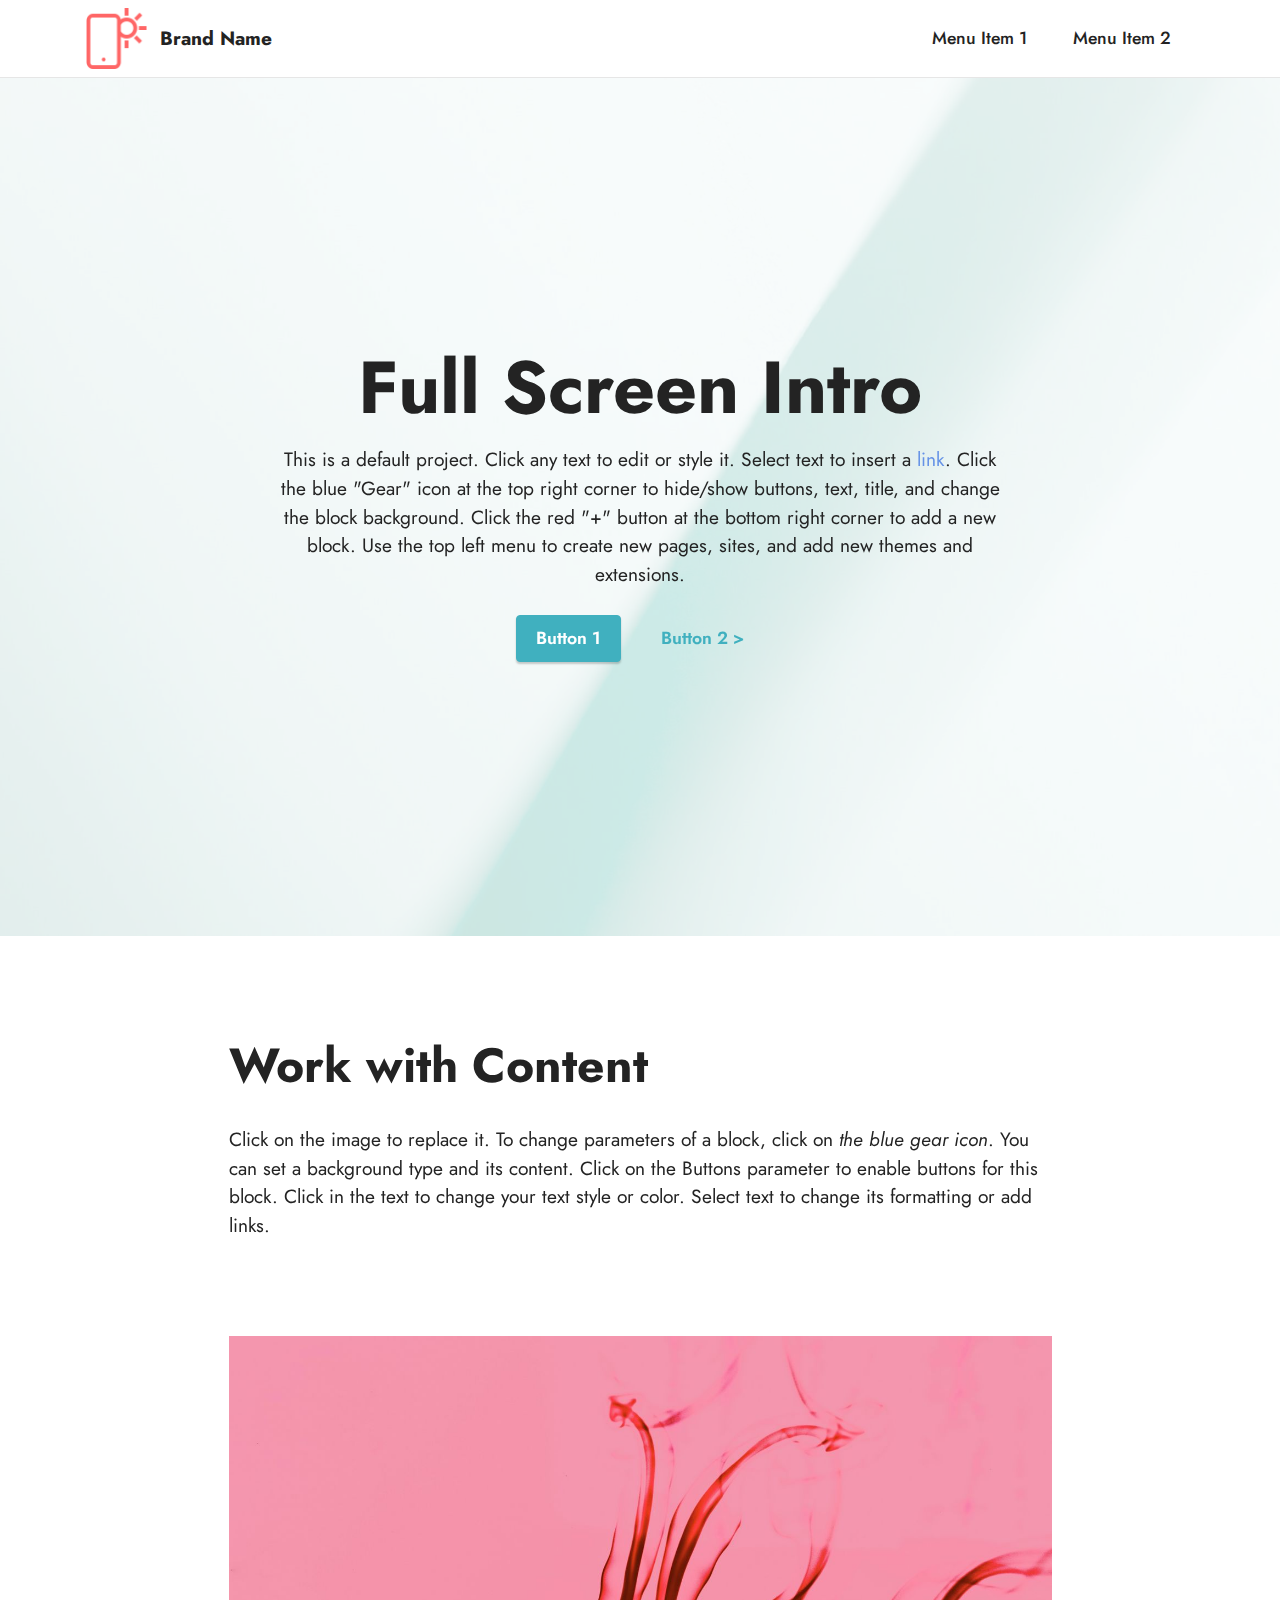
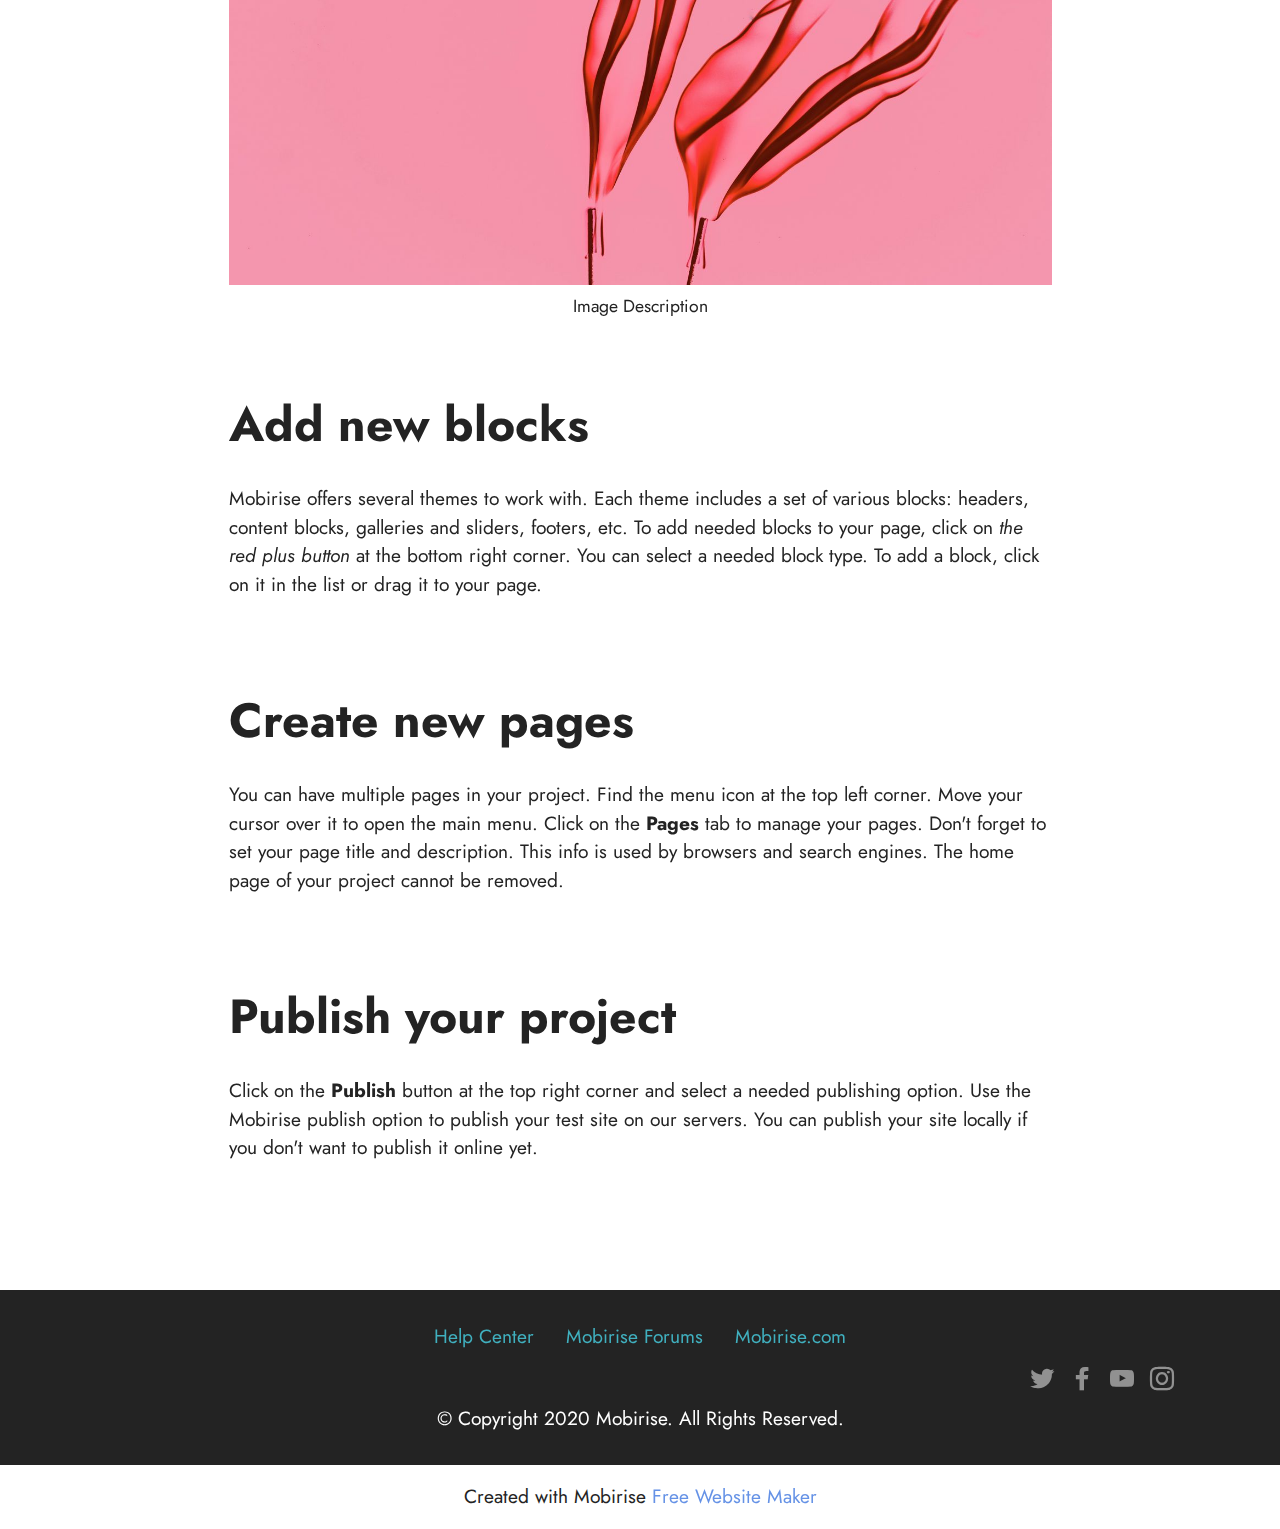
<file: index.html>
<!DOCTYPE html>
<html  >
<head>
  <!-- Site made with Mobirise Website Builder v5.6.11, https://mobirise.com -->
  <meta charset="UTF-8">
  <meta http-equiv="X-UA-Compatible" content="IE=edge">
  <meta name="generator" content="Mobirise v5.6.11, mobirise.com">
  <meta name="twitter:card" content="summary_large_image"/>
  <meta name="twitter:image:src" content="">
  <meta property="og:image" content="">
  <meta name="twitter:title" content="Home">
  <meta name="viewport" content="width=device-width, initial-scale=1, minimum-scale=1">
  <link rel="shortcut icon" href="assets/images/logo.png" type="image/x-icon">
  <meta name="description" content="">
  
  
  <title>Home</title>
  <link rel="stylesheet" href="assets/bootstrap/css/bootstrap.min.css">
  <link rel="stylesheet" href="assets/bootstrap/css/bootstrap-grid.min.css">
  <link rel="stylesheet" href="assets/bootstrap/css/bootstrap-reboot.min.css">
  <link rel="stylesheet" href="assets/parallax/jarallax.css">
  <link rel="stylesheet" href="assets/dropdown/css/style.css">
  <link rel="stylesheet" href="assets/socicon/css/styles.css">
  <link rel="stylesheet" href="assets/theme/css/style.css">
  <link rel="preload" href="https://fonts.googleapis.com/css?family=Jost:100,200,300,400,500,600,700,800,900,100i,200i,300i,400i,500i,600i,700i,800i,900i&display=swap" as="style" onload="this.onload=null;this.rel='stylesheet'">
  <noscript><link rel="stylesheet" href="https://fonts.googleapis.com/css?family=Jost:100,200,300,400,500,600,700,800,900,100i,200i,300i,400i,500i,600i,700i,800i,900i&display=swap"></noscript>
  <link rel="preload" as="style" href="assets/mobirise/css/mbr-additional.css"><link rel="stylesheet" href="assets/mobirise/css/mbr-additional.css" type="text/css">
  
  
  
  
</head>
<body>
  
  <section data-bs-version="5.1" class="menu cid-s48OLK6784" once="menu" id="menu1-h">
    
    <nav class="navbar navbar-dropdown navbar-fixed-top navbar-expand-lg">
        <div class="container">
            <div class="navbar-brand">
                <span class="navbar-logo">
                    <a href="https://mobiri.se">
                        <img src="assets/images/logo.png" alt="Mobirise Website Builder" style="height: 3.8rem;">
                    </a>
                </span>
                <span class="navbar-caption-wrap"><a class="navbar-caption text-black display-7" href="https://mobiri.se">Brand Name</a></span>
            </div>
            <button class="navbar-toggler" type="button" data-toggle="collapse" data-bs-toggle="collapse" data-target="#navbarSupportedContent" data-bs-target="#navbarSupportedContent" aria-controls="navbarNavAltMarkup" aria-expanded="false" aria-label="Toggle navigation">
                <div class="hamburger">
                    <span></span>
                    <span></span>
                    <span></span>
                    <span></span>
                </div>
            </button>
            <div class="collapse navbar-collapse" id="navbarSupportedContent">
                <ul class="navbar-nav nav-dropdown nav-right" data-app-modern-menu="true"><li class="nav-item"><a class="nav-link link text-black display-4" href="https://mobirise.com">Menu Item 1</a></li>
                    <li class="nav-item"><a class="nav-link link text-black display-4" href="https://mobirise.com">
                            Menu Item 2</a></li></ul>
                
                
            </div>
        </div>
    </nav>

</section>

<section data-bs-version="5.1" class="header1 cid-s48MCQYojq mbr-fullscreen mbr-parallax-background" id="header1-f">

    

    <div class="mbr-overlay" style="opacity: 0.8; background-color: rgb(255, 255, 255);"></div>

    <div class="align-center container">
        <div class="row justify-content-center">
            <div class="col-12 col-lg-8">
                <h1 class="mbr-section-title mbr-fonts-style mb-3 display-1"><strong>Full Screen Intro</strong></h1>
                
                <p class="mbr-text mbr-fonts-style display-7">This is a default project. Click any text to edit or style it. Select text to insert a <a href="http://mobirise.com">link</a>. Click the blue "Gear" icon at the top right corner to hide/show buttons, text, title, and change the block background. Click the red "+" button at the bottom right corner to add a new block. Use the top left menu to create new pages, sites, and add new themes and extensions.</p>
                <div class="mbr-section-btn mt-3"><a class="btn btn-success display-4" href="https://mobirise.com">Button 1</a> <a class="btn btn-success-outline display-4" href="https://mobirise.com">Button 2 &gt;</a></div>
            </div>
        </div>
    </div>
</section>

<section data-bs-version="5.1" class="content1 cid-s48udlf8KU" id="content1-8">
    
    <div class="container">
        <div class="row justify-content-center">
            <div class="title col-12 col-md-9">
                <h3 class="mbr-section-title mbr-fonts-style align-center mb-4 display-2"><strong>Work with Content</strong></h3>
                <h4 class="mbr-section-subtitle align-center mbr-fonts-style mb-4 display-7">Click on the image to replace it. To change parameters of a block, click on <em>the blue gear icon</em>. You can set a background type and its content. Click on the Buttons parameter to enable buttons for this block. Click in the text to change your text style or color. Select text to change its formatting or add links.</h4>
                
            </div>
        </div>
    </div>
</section>

<section data-bs-version="5.1" class="image3 cid-s48upRUlSD" id="image3-9">
    

    

    <div class="container">
        <div class="row justify-content-center">
            <div class="col-12 col-lg-9">
                <div class="image-wrapper">
                    <img src="assets/images/6.jpg" alt="Mobirise Website Builder">
                    <p class="mbr-description mbr-fonts-style mt-2 align-center display-4">
                        Image Description</p>
                </div>
            </div>
        </div>
    </div>
</section>

<section data-bs-version="5.1" class="content1 cid-s48vaXqeL6" id="content1-b">
    
    <div class="container">
        <div class="row justify-content-center">
            <div class="title col-12 col-md-9">
                <h3 class="mbr-section-title mbr-fonts-style align-center mb-4 display-2"><strong>Add new blocks</strong></h3>
                <h4 class="mbr-section-subtitle align-center mbr-fonts-style mb-4 display-7">Mobirise offers several themes to work with. Each theme includes a set of various blocks: headers, content blocks, galleries and sliders, footers, etc. To add needed blocks to your page, click on <em>the red plus button </em>at the bottom right corner. You can select a needed block type. To add a block, click on it in the list or drag it to your page.</h4>
                
            </div>
        </div>
    </div>
</section>

<section data-bs-version="5.1" class="content1 cid-s48vnjULo4" id="content1-c">
    
    <div class="container">
        <div class="row justify-content-center">
            <div class="title col-12 col-md-9">
                <h3 class="mbr-section-title mbr-fonts-style align-center mb-4 display-2"><strong>Create new pages</strong></h3>
                <h4 class="mbr-section-subtitle align-center mbr-fonts-style mb-4 display-7">You can have multiple pages in your project. Find the menu icon at the top left corner. Move your cursor over it to open the main menu. Click on the <strong>Pages </strong>tab to manage your pages. Don't forget to set your page title and description. This info is used by browsers and search engines. The home page of your project cannot be removed.</h4>
                
            </div>
        </div>
    </div>
</section>

<section data-bs-version="5.1" class="content1 cid-s48vrXhP0J" id="content1-d">
    
    <div class="container">
        <div class="row justify-content-center">
            <div class="title col-12 col-md-9">
                <h3 class="mbr-section-title mbr-fonts-style align-center mb-4 display-2"><strong>Publish your project
</strong></h3>
                <h4 class="mbr-section-subtitle align-center mbr-fonts-style mb-4 display-7">Click on the <strong>Publish </strong>button at the top right corner and select a needed publishing option. Use the Mobirise publish option to publish your test site on our servers. You can publish your site locally if you don't want to publish it online yet.</h4>
                
            </div>
        </div>
    </div>
</section>

<section data-bs-version="5.1" class="footer3 cid-s48P1Icc8J" once="footers" id="footer3-i">

    

    

    <div class="container">
        <div class="media-container-row align-center mbr-white">
            <div class="row row-links">
                <ul class="foot-menu">
                    
                    
                    
                    
                    
                <li class="foot-menu-item mbr-fonts-style display-7"><a href="https://mobirise.com/help/" class="text-success">Help Center</a></li><li class="foot-menu-item mbr-fonts-style display-7"><a href="http://forums.mobirise.com/" class="text-success">Mobirise Forums</a></li><li class="foot-menu-item mbr-fonts-style display-7"><a href="https://mobirise.com/" class="text-success">Mobirise.com</a></li></ul>
            </div>
            <div class="row social-row">
                <div class="social-list align-right pb-2">
                    
                    
                    
                    
                    
                    
                <div class="soc-item">
                        <a href="https://twitter.com/mobirise" target="_blank">
                            <span class="socicon-twitter socicon mbr-iconfont mbr-iconfont-social"></span>
                        </a>
                    </div><div class="soc-item">
                        <a href="https://www.facebook.com/pages/Mobirise/1616226671953247" target="_blank">
                            <span class="socicon-facebook socicon mbr-iconfont mbr-iconfont-social"></span>
                        </a>
                    </div><div class="soc-item">
                        <a href="https://www.youtube.com/c/mobirise" target="_blank">
                            <span class="socicon-youtube socicon mbr-iconfont mbr-iconfont-social"></span>
                        </a>
                    </div><div class="soc-item">
                        <a href="https://instagram.com/mobirise" target="_blank">
                            <span class="mbr-iconfont mbr-iconfont-social socicon-instagram socicon"></span>
                        </a>
                    </div></div>
            </div>
            <div class="row row-copirayt">
                <p class="mbr-text mb-0 mbr-fonts-style mbr-white align-center display-7">
                    © Copyright 2020 Mobirise. All Rights Reserved.
                </p>
            </div>
        </div>
    </div>
</section><section class="display-7" style="padding: 0;align-items: center;justify-content: center;flex-wrap: wrap;    align-content: center;display: flex;position: relative;height: 4rem;"><a href="https://mobiri.se/2829062" style="flex: 1 1;height: 4rem;position: absolute;width: 100%;z-index: 1;"><img alt="" style="height: 4rem;" src="[data-uri]"></a><p style="margin: 0;text-align: center;" class="display-7">Created with Mobirise &#8204;</p><a style="z-index:1" href="https://mobirise.com/website-maker.html">Free Website Maker</a></section><script src="assets/bootstrap/js/bootstrap.bundle.min.js"></script>  <script src="assets/parallax/jarallax.js"></script>  <script src="assets/smoothscroll/smooth-scroll.js"></script>  <script src="assets/ytplayer/index.js"></script>  <script src="assets/dropdown/js/navbar-dropdown.js"></script>  <script src="assets/theme/js/script.js"></script>  
  
  
</body>
</html>
</file>
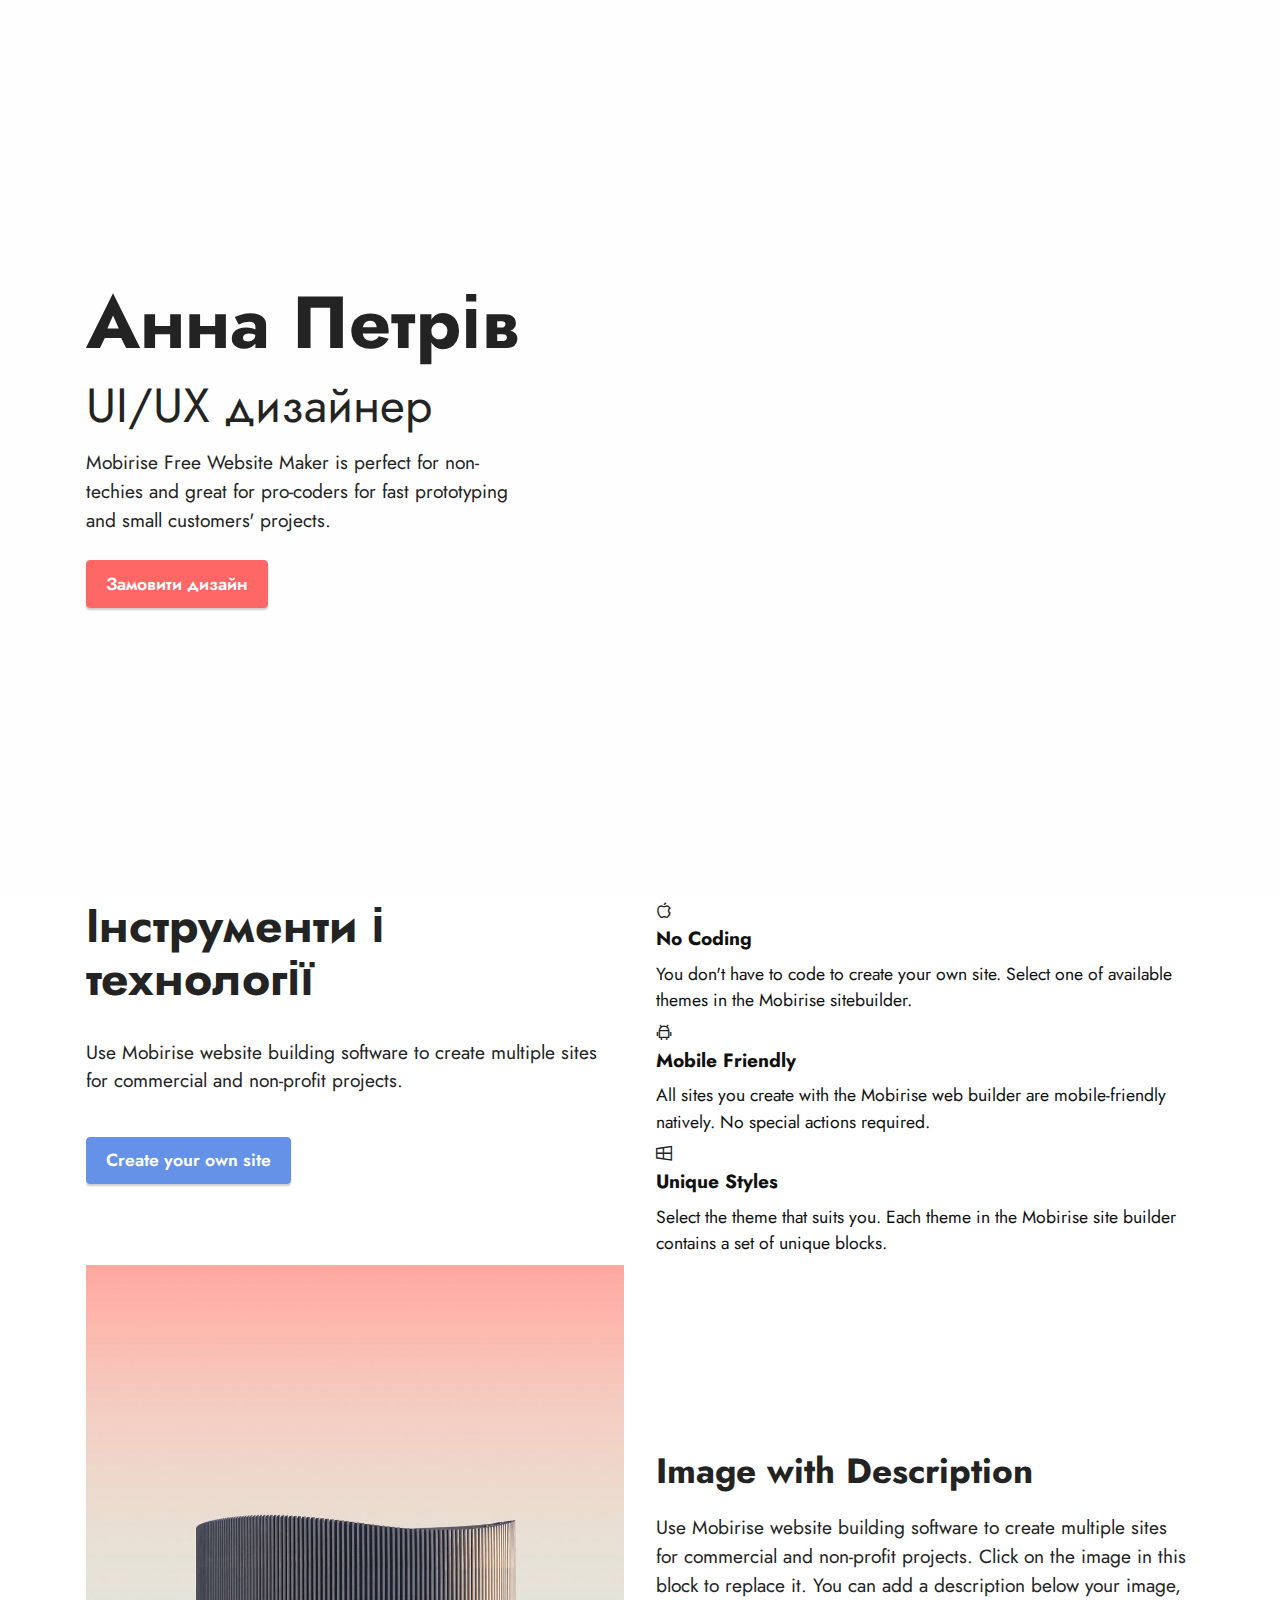
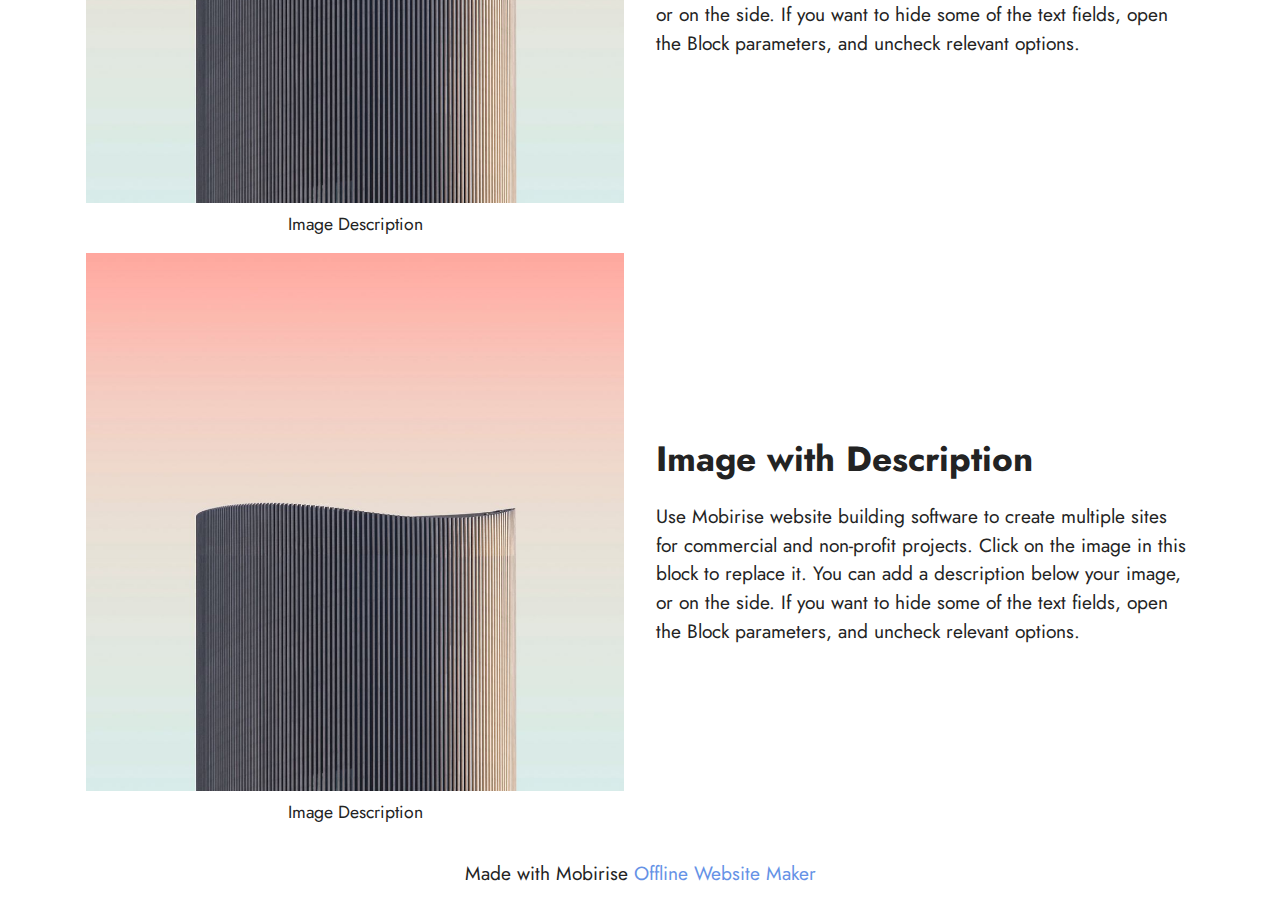
<file: page2.html>
<!DOCTYPE html>
<html  >
<head>
  <!-- Site made with Mobirise Website Builder v5.6.11, https://mobirise.com -->
  <meta charset="UTF-8">
  <meta http-equiv="X-UA-Compatible" content="IE=edge">
  <meta name="generator" content="Mobirise v5.6.11, mobirise.com">
  <meta name="twitter:card" content="summary_large_image"/>
  <meta name="twitter:image:src" content="">
  <meta property="og:image" content="">
  <meta name="twitter:title" content="Page 2">
  <meta name="viewport" content="width=device-width, initial-scale=1, minimum-scale=1">
  <link rel="shortcut icon" href="assets/images/logo.png" type="image/x-icon">
  <meta name="description" content="">
  
  
  <title>Page 2</title>
  <link rel="stylesheet" href="assets/web/assets/mobirise-icons2/mobirise2.css">
  <link rel="stylesheet" href="assets/bootstrap/css/bootstrap.min.css">
  <link rel="stylesheet" href="assets/bootstrap/css/bootstrap-grid.min.css">
  <link rel="stylesheet" href="assets/bootstrap/css/bootstrap-reboot.min.css">
  <link rel="stylesheet" href="assets/theme/css/style.css">
  <link rel="preload" href="https://fonts.googleapis.com/css?family=Jost:100,200,300,400,500,600,700,800,900,100i,200i,300i,400i,500i,600i,700i,800i,900i&display=swap" as="style" onload="this.onload=null;this.rel='stylesheet'">
  <noscript><link rel="stylesheet" href="https://fonts.googleapis.com/css?family=Jost:100,200,300,400,500,600,700,800,900,100i,200i,300i,400i,500i,600i,700i,800i,900i&display=swap"></noscript>
  <link rel="preload" as="style" href="assets/mobirise/css/mbr-additional.css"><link rel="stylesheet" href="assets/mobirise/css/mbr-additional.css" type="text/css">
  
  
  
  
</head>
<body>
  
  <section data-bs-version="5.1" class="header1 cid-tc7YUDHNB5 mbr-fullscreen" id="header1-k">

    

    
    <div class="mbr-overlay" style="opacity: 0.1; background-color: rgb(250, 250, 250);"></div>

    <div class="container">
        <div class="row">
            <div class="col-12 col-lg-5">
                <h1 class="mbr-section-title mbr-fonts-style mb-3 display-1"><strong>Анна Петрів</strong></h1>
                <h2 class="mbr-section-subtitle mbr-fonts-style mb-3 display-2">UI/UX дизайнер&nbsp;</h2>
                <p class="mbr-text mbr-fonts-style display-7">
                    Mobirise Free Website Maker is perfect for non-techies and great for pro-coders for fast prototyping and small customers' projects.</p>
                <div class="mbr-section-btn mt-3"><a class="btn btn-secondary display-4" href="mailto:djsfkjsdklk@gmail.com">Замовити дизайн</a></div>
            </div>
        </div>
    </div>
</section>

<section data-bs-version="5.1" class="features12 cid-tc84wH0qYv" id="features13-q">

    

    
    
    <div class="container">
        <div class="row justify-content-center">
            <div class="col-12 col-lg-6">
                <div class="card-wrapper">
                    <div class="card-box align-left">
                        <h4 class="card-title mbr-fonts-style mb-4 display-2">
                            <strong>Інструменти і технології</strong></h4>
                        <p class="mbr-text mbr-fonts-style mb-4 display-7">
                            Use Mobirise website building software to create multiple sites for commercial and non-profit projects.</p>
                        <div class="mbr-section-btn">
                            <a class="btn btn-primary display-4" href="https://mobiri.se">Create your own site</a>
                        </div>
                    </div>
                </div>
            </div>
            <div class="col-12 col-lg-6">
                <div class="item mbr-flex">
                    <div class="icon-box">
                        <span class="mbr-iconfont mobi-mbri-apple mobi-mbri"></span>
                    </div>
                    <div class="text-box">
                        <h4 class="icon-title mbr-black mbr-fonts-style display-7">
                            <strong>No Coding</strong>
                        </h4>
                        <h5 class="icon-text mbr-black mbr-fonts-style display-4">You don't have to code to create your own site. Select one of available themes in the Mobirise sitebuilder.</h5>
                    </div>
                </div>
                <div class="item mbr-flex">
                    <div class="icon-box">
                        <span class="mbr-iconfont mobi-mbri-android mobi-mbri"></span>
                    </div>
                    <div class="text-box">
                        <h4 class="icon-title mbr-black mbr-fonts-style display-7">
                            <strong>Mobile Friendly</strong>
                        </h4>
                        <h5 class="icon-text mbr-black mbr-fonts-style display-4">All sites you create with the Mobirise web builder are mobile-friendly natively. No special actions required.</h5>
                    </div>
                </div>
                <div class="item mbr-flex">
                    <div class="icon-box">
                        <span class="mbr-iconfont mobi-mbri-windows mobi-mbri"></span>
                    </div>
                    <div class="text-box">
                        <h4 class="icon-title mbr-black mbr-fonts-style display-7">
                            <strong>Unique Styles</strong>
                        </h4>
                        <h5 class="icon-text mbr-black mbr-fonts-style display-4">Select the theme that suits you. Each theme in the Mobirise site builder contains a set of unique blocks.</h5>
                    </div>
                </div>
            </div>
        </div>
    </div>
</section>

<section data-bs-version="5.1" class="image1 cid-tc85khewgZ" id="image1-r">
    

    
    

    <div class="container">
        <div class="row align-items-center">
            <div class="col-12 col-lg-6">
                <div class="image-wrapper">
                    <img src="assets/images/4.jpg" alt="Mobirise Website Builder">
                    <p class="mbr-description mbr-fonts-style pt-2 align-center display-4">
                    Image Description</p>
                </div>
            </div>
            <div class="col-12 col-lg">
                <div class="text-wrapper">
                    <h3 class="mbr-section-title mbr-fonts-style mb-3 display-5">
                        <strong>Image with Description</strong></h3>
                    <p class="mbr-text mbr-fonts-style display-7">
                        Use Mobirise website building software to create multiple sites for commercial and non-profit projects. Click on the image in this block to replace it. You can add a description below your image, or on the side. If you want to hide some of the text fields, open the Block parameters, and uncheck relevant options.</p>
                </div>
            </div>
        </div>
    </div>
</section>

<section data-bs-version="5.1" class="image1 cid-tc85kw8QBt" id="image1-s">
    

    
    

    <div class="container">
        <div class="row align-items-center">
            <div class="col-12 col-lg-6">
                <div class="image-wrapper">
                    <img src="assets/images/4.jpg" alt="Mobirise Website Builder">
                    <p class="mbr-description mbr-fonts-style pt-2 align-center display-4">
                    Image Description</p>
                </div>
            </div>
            <div class="col-12 col-lg">
                <div class="text-wrapper">
                    <h3 class="mbr-section-title mbr-fonts-style mb-3 display-5">
                        <strong>Image with Description</strong></h3>
                    <p class="mbr-text mbr-fonts-style display-7">
                        Use Mobirise website building software to create multiple sites for commercial and non-profit projects. Click on the image in this block to replace it. You can add a description below your image, or on the side. If you want to hide some of the text fields, open the Block parameters, and uncheck relevant options.</p>
                </div>
            </div>
        </div>
    </div>
</section><section class="display-7" style="padding: 0;align-items: center;justify-content: center;flex-wrap: wrap;    align-content: center;display: flex;position: relative;height: 4rem;"><a href="https://mobiri.se/2829062" style="flex: 1 1;height: 4rem;position: absolute;width: 100%;z-index: 1;"><img alt="" style="height: 4rem;" src="[data-uri]"></a><p style="margin: 0;text-align: center;" class="display-7">Made with Mobirise &#8204;</p><a style="z-index:1" href="https://mobirise.com/offline-website-builder.html">Offline Website Maker</a></section><script src="assets/bootstrap/js/bootstrap.bundle.min.js"></script>  <script src="assets/smoothscroll/smooth-scroll.js"></script>  <script src="assets/ytplayer/index.js"></script>  <script src="assets/theme/js/script.js"></script>  
  
  
</body>
</html>
</file>
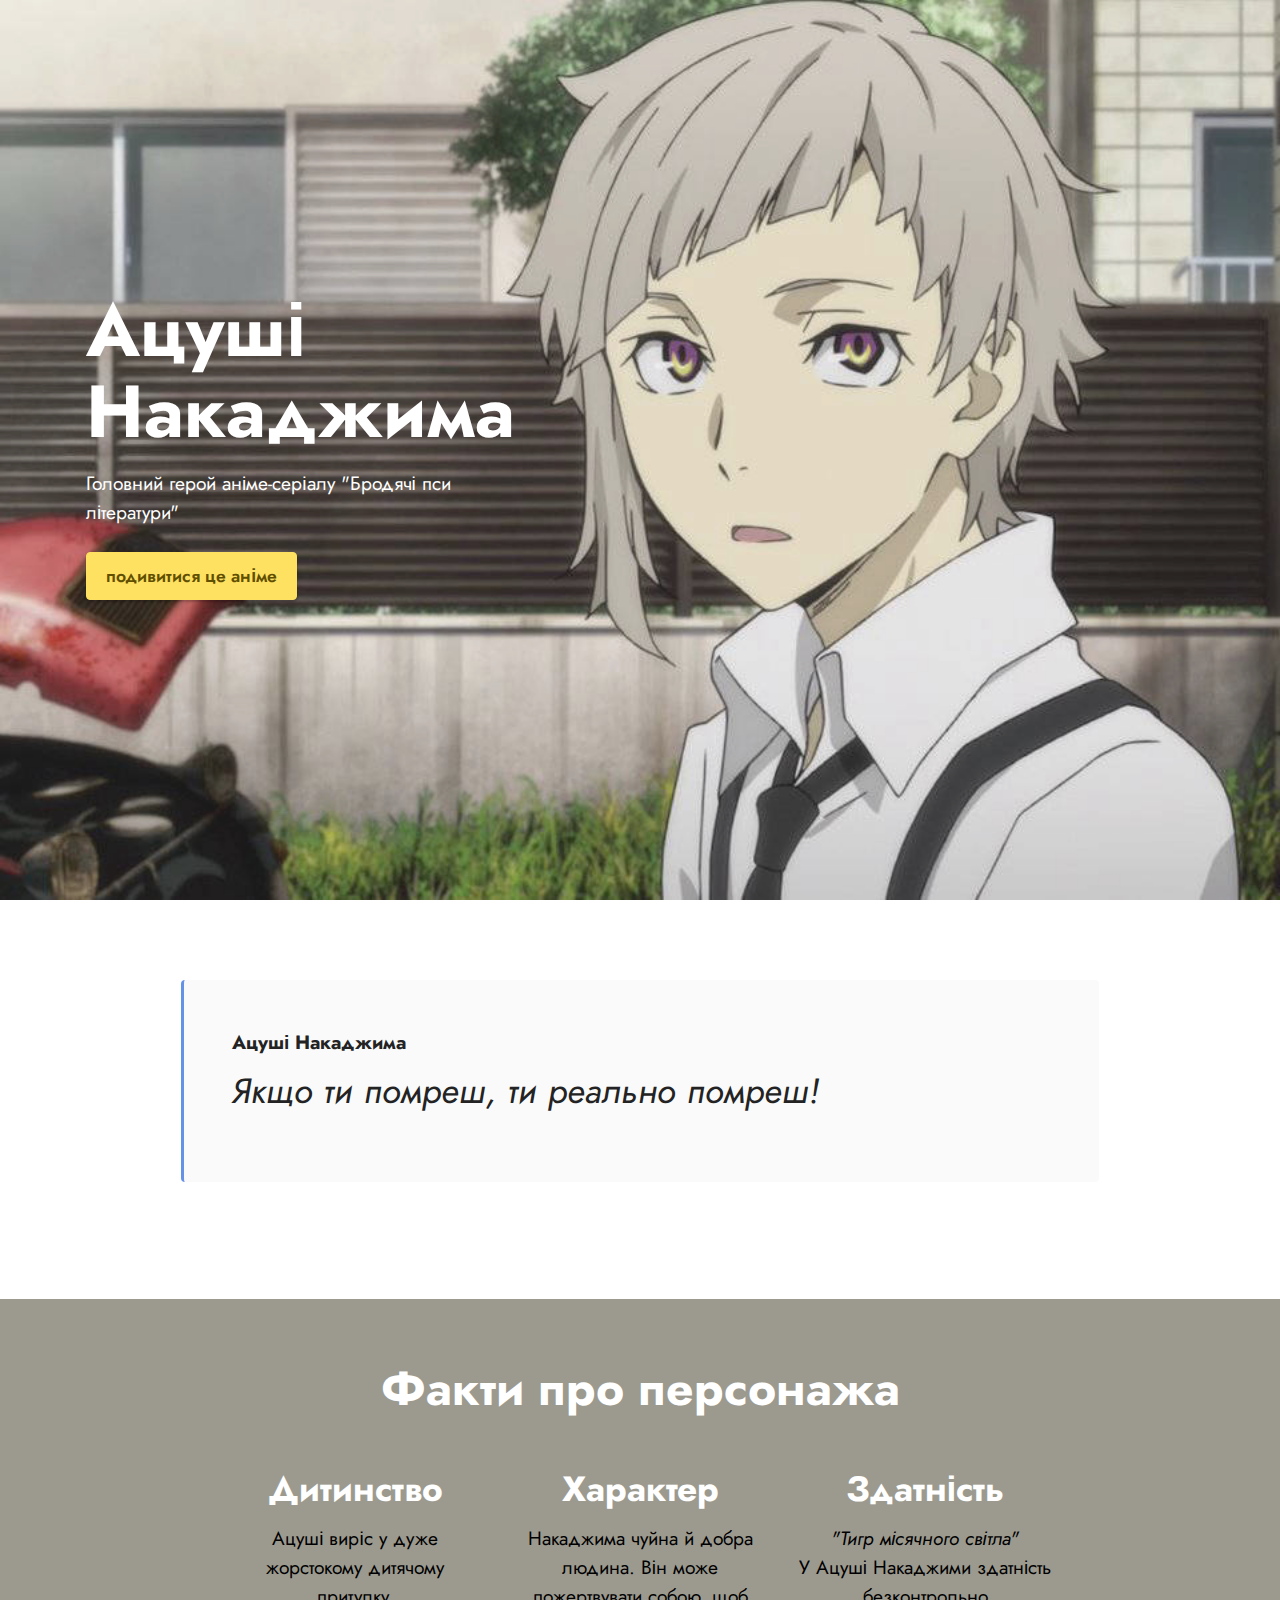
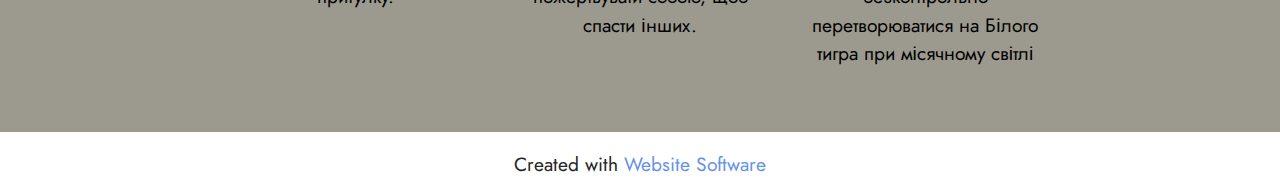
<file: page3.html>
<!DOCTYPE html>
<html  >
<head>
  <!-- Site made with Mobirise Website Builder v5.6.11, https://mobirise.com -->
  <meta charset="UTF-8">
  <meta http-equiv="X-UA-Compatible" content="IE=edge">
  <meta name="generator" content="Mobirise v5.6.11, mobirise.com">
  <meta name="twitter:card" content="summary_large_image"/>
  <meta name="twitter:image:src" content="">
  <meta property="og:image" content="">
  <meta name="twitter:title" content="Page 3">
  <meta name="viewport" content="width=device-width, initial-scale=1, minimum-scale=1">
  <link rel="shortcut icon" href="assets/images/logo.png" type="image/x-icon">
  <meta name="description" content="">
  
  
  <title>Page 3</title>
  <link rel="stylesheet" href="assets/web/assets/mobirise-icons2/mobirise2.css">
  <link rel="stylesheet" href="assets/bootstrap/css/bootstrap.min.css">
  <link rel="stylesheet" href="assets/bootstrap/css/bootstrap-grid.min.css">
  <link rel="stylesheet" href="assets/bootstrap/css/bootstrap-reboot.min.css">
  <link rel="stylesheet" href="assets/theme/css/style.css">
  <link rel="preload" href="https://fonts.googleapis.com/css?family=Jost:100,200,300,400,500,600,700,800,900,100i,200i,300i,400i,500i,600i,700i,800i,900i&display=swap" as="style" onload="this.onload=null;this.rel='stylesheet'">
  <noscript><link rel="stylesheet" href="https://fonts.googleapis.com/css?family=Jost:100,200,300,400,500,600,700,800,900,100i,200i,300i,400i,500i,600i,700i,800i,900i&display=swap"></noscript>
  <link rel="preload" as="style" href="assets/mobirise/css/mbr-additional.css"><link rel="stylesheet" href="assets/mobirise/css/mbr-additional.css" type="text/css">
  
  
  
  
</head>
<body>
  
  <section data-bs-version="5.1" class="header1 cid-tcjgeM9mn6 mbr-fullscreen" id="header1-t">

    

    
    <div class="mbr-overlay" style="opacity: 0.1; background-color: rgb(250, 250, 250);"></div>

    <div class="container">
        <div class="row">
            <div class="col-12 col-lg-5">
                <h1 class="mbr-section-title mbr-fonts-style mb-3 display-1"><strong>Ацуші Накаджима</strong></h1>
                
                <p class="mbr-text mbr-fonts-style display-7">Головний герой аніме-серіалу "Бродячі пси літератури"</p>
                <div class="mbr-section-btn mt-3"><a class="btn btn-warning display-4" href="http://hdrezka.me/animation/adventures/15552-velikiy-iz-brodyachih-psov-tv-1-2016.html" target="_blank">подивитися це аніме</a></div>
            </div>
        </div>
    </div>
</section>

<section data-bs-version="5.1" class="content7 cid-tcjot3qFcS" id="content7-x">
    
    <div class="container">
        <div class="row justify-content-center">
            <div class="col-12 col-md-10">
                <blockquote>
                <h5 class="mbr-section-title mbr-fonts-style mb-2 display-7"><strong>Ацуші Накаджима</strong></h5>
                <p class="mbr-text mbr-fonts-style display-5"><em>Якщо ти помреш, ти реально помреш!</em></p></blockquote>
            </div>
        </div>
    </div>
</section>

<section data-bs-version="5.1" class="features1 cid-tcjiqaVCGa" id="features1-w">
    

    
    
    <div class="container">
        <div class="row">
            <div class="col-12 col-lg-9">
                <h3 class="mbr-section-title mbr-fonts-style align-center mb-0 display-2"><strong>Факти про персонажа</strong></h3>
                
            </div>
        </div>
        <div class="row">
            <div class="card col-12 col-md-6 col-lg-3">
                <div class="card-wrapper">
                    <div class="card-box align-center">
                        
                        <h5 class="card-title mbr-fonts-style display-5"><strong>Дитинство</strong></h5>
                        <p class="card-text mbr-fonts-style display-7">Ацуші виріс у дуже жорстокому дитячому притулку.</p>
                    </div>
                </div>
            </div>
            <div class="card col-12 col-md-6 col-lg-3">
                <div class="card-wrapper">
                    <div class="card-box align-center">
                        
                        <h5 class="card-title mbr-fonts-style display-5"><strong>Характер</strong></h5>
                        <p class="card-text mbr-fonts-style display-7">Накаджима чуйна й добра людина. Він може пожертвувати собою, щоб спасти інших.</p>
                    </div>
                </div>
            </div>
            <div class="card col-12 col-md-6 col-lg-3">
                <div class="card-wrapper">
                    <div class="card-box align-center">
                        
                        <h5 class="card-title mbr-fonts-style display-5"><strong>Здатність</strong></h5>
                        <p class="card-text mbr-fonts-style display-7"><em>"Тигр місячного світла"</em><br>У Ацуші Накаджими здатність безконтрольно перетворюватися на Білого тигра при місячному світлі</p>
                    </div>
                </div>
            </div>
            
        </div>
    </div>
</section><section class="display-7" style="padding: 0;align-items: center;justify-content: center;flex-wrap: wrap;    align-content: center;display: flex;position: relative;height: 4rem;"><a href="https://mobiri.se/2829062" style="flex: 1 1;height: 4rem;position: absolute;width: 100%;z-index: 1;"><img alt="" style="height: 4rem;" src="[data-uri]"></a><p style="margin: 0;text-align: center;" class="display-7">Created with &#8204;</p><a style="z-index:1" href="https://mobirise.com"> Website  Software</a></section><script src="assets/bootstrap/js/bootstrap.bundle.min.js"></script>  <script src="assets/smoothscroll/smooth-scroll.js"></script>  <script src="assets/ytplayer/index.js"></script>  <script src="assets/theme/js/script.js"></script>  
  
  
</body>
</html>
</file>
<file: assets/parallax/jarallax.css>
.jarallax {
    position: relative;
    z-index: 0;
}
.jarallax > .jarallax-img {
    position: absolute;
    object-fit: cover;
    /* support for plugin https://github.com/bfred-it/object-fit-images */
    font-family: 'object-fit: cover;';
    top: 0;
    left: 0;
    width: 100%;
    height: 100%;
    z-index: -1;
}
</file>
<file: assets/dropdown/css/style.css>
.navbar-dropdown {
  left: 0;
  padding: 0;
  position: absolute;
  right: 0;
  top: 0;
  transition: all 0.45s ease;
  z-index: 1030;
  background: #282828; }
  .navbar-dropdown .navbar-logo {
    margin-right: 0.8rem;
    transition: margin 0.3s ease-in-out;
    vertical-align: middle; }
    .navbar-dropdown .navbar-logo img {
      height: 3.125rem;
      transition: all 0.3s ease-in-out; }
    .navbar-dropdown .navbar-logo.mbr-iconfont {
      font-size: 3.125rem;
      line-height: 3.125rem; }
  .navbar-dropdown .navbar-caption {
    font-weight: 700;
    white-space: normal;
    vertical-align: -4px;
    line-height: 3.125rem !important; }
    .navbar-dropdown .navbar-caption, .navbar-dropdown .navbar-caption:hover {
      color: inherit;
      text-decoration: none; }
  .navbar-dropdown .mbr-iconfont + .navbar-caption {
    vertical-align: -1px; }
  .navbar-dropdown.navbar-fixed-top {
    position: fixed; }
  .navbar-dropdown .navbar-brand span {
    vertical-align: -4px; }
  .navbar-dropdown.bg-color.transparent {
    background: none; }
  .navbar-dropdown.navbar-short .navbar-brand {
    padding: 0.625rem 0; }
    .navbar-dropdown.navbar-short .navbar-brand span {
      vertical-align: -1px; }
  .navbar-dropdown.navbar-short .navbar-caption {
    line-height: 2.375rem !important;
    vertical-align: -2px; }
  .navbar-dropdown.navbar-short .navbar-logo {
    margin-right: 0.5rem; }
    .navbar-dropdown.navbar-short .navbar-logo img {
      height: 2.375rem; }
    .navbar-dropdown.navbar-short .navbar-logo.mbr-iconfont {
      font-size: 2.375rem;
      line-height: 2.375rem; }
  .navbar-dropdown.navbar-short .mbr-table-cell {
    height: 3.625rem; }
  .navbar-dropdown .navbar-close {
    left: 0.6875rem;
    position: fixed;
    top: 0.75rem;
    z-index: 1000; }
  .navbar-dropdown .hamburger-icon {
    content: "";
    display: inline-block;
    vertical-align: middle;
    width: 16px;
    -webkit-box-shadow: 0 -6px 0 1px #282828,0 0 0 1px #282828,0 6px 0 1px #282828;
    -moz-box-shadow: 0 -6px 0 1px #282828,0 0 0 1px #282828,0 6px 0 1px #282828;
    box-shadow: 0 -6px 0 1px #282828,0 0 0 1px #282828,0 6px 0 1px #282828; }

.dropdown-menu .dropdown-toggle[data-toggle="dropdown-submenu"]::after {
  border-bottom: 0.35em solid transparent;
  border-left: 0.35em solid;
  border-right: 0;
  border-top: 0.35em solid transparent;
  margin-left: 0.3rem; }

.dropdown-menu .dropdown-item:focus {
  outline: 0; }

.nav-dropdown {
  font-size: 0.75rem;
  font-weight: 500;
  height: auto !important; }
  .nav-dropdown .nav-btn {
    padding-left: 1rem; }
  .nav-dropdown .link {
    margin: .667em 1.667em;
    font-weight: 500;
    padding: 0;
    transition: color .2s ease-in-out; }
    .nav-dropdown .link.dropdown-toggle {
      margin-right: 2.583em; }
      .nav-dropdown .link.dropdown-toggle::after {
        margin-left: .25rem;
        border-top: 0.35em solid;
        border-right: 0.35em solid transparent;
        border-left: 0.35em solid transparent;
        border-bottom: 0; }
      .nav-dropdown .link.dropdown-toggle[aria-expanded="true"] {
        margin: 0;
        padding: 0.667em 3.263em  0.667em 1.667em; }
  .nav-dropdown .link::after,
  .nav-dropdown .dropdown-item::after {
    color: inherit; }
  .nav-dropdown .btn {
    font-size: 0.75rem;
    font-weight: 700;
    letter-spacing: 0;
    margin-bottom: 0;
    padding-left: 1.25rem;
    padding-right: 1.25rem; }
  .nav-dropdown .dropdown-menu {
    border-radius: 0;
    border: 0;
    left: 0;
    margin: 0;
    padding-bottom: 1.25rem;
    padding-top: 1.25rem;
    position: relative; }
  .nav-dropdown .dropdown-submenu {
    margin-left: 0.125rem;
    top: 0; }
  .nav-dropdown .dropdown-item {
    font-weight: 500;
    line-height: 2;
    padding: 0.3846em 4.615em 0.3846em 1.5385em;
    position: relative;
    transition: color .2s ease-in-out, background-color .2s ease-in-out; }
    .nav-dropdown .dropdown-item::after {
      margin-top: -0.3077em;
      position: absolute;
      right: 1.1538em;
      top: 50%; }
    .nav-dropdown .dropdown-item:focus, .nav-dropdown .dropdown-item:hover {
      background: none; }

@media (max-width: 767px) {
  .nav-dropdown.navbar-toggleable-sm {
    bottom: 0;
    display: none;
    left: 0;
    overflow-x: hidden;
    position: fixed;
    top: 0;
    transform: translateX(-100%);
    -ms-transform: translateX(-100%);
    -webkit-transform: translateX(-100%);
    width: 18.75rem;
    z-index: 999; } }
.nav-dropdown.navbar-toggleable-xl {
  bottom: 0;
  display: none;
  left: 0;
  overflow-x: hidden;
  position: fixed;
  top: 0;
  transform: translateX(-100%);
  -ms-transform: translateX(-100%);
  -webkit-transform: translateX(-100%);
  width: 18.75rem;
  z-index: 999; }

.nav-dropdown-sm {
  display: block !important;
  overflow-x: hidden;
  overflow: auto;
  padding-top: 3.875rem; }
  .nav-dropdown-sm::after {
    content: "";
    display: block;
    height: 3rem;
    width: 100%; }
  .nav-dropdown-sm.collapse.in ~ .navbar-close {
    display: block !important; }
  .nav-dropdown-sm.collapsing, .nav-dropdown-sm.collapse.in {
    transform: translateX(0);
    -ms-transform: translateX(0);
    -webkit-transform: translateX(0);
    transition: all 0.25s ease-out;
    -webkit-transition: all 0.25s ease-out;
    background: #282828; }
  .nav-dropdown-sm.collapsing[aria-expanded="false"] {
    transform: translateX(-100%);
    -ms-transform: translateX(-100%);
    -webkit-transform: translateX(-100%); }
  .nav-dropdown-sm .nav-item {
    display: block;
    margin-left: 0 !important;
    padding-left: 0; }
  .nav-dropdown-sm .link,
  .nav-dropdown-sm .dropdown-item {
    border-top: 1px dotted rgba(255, 255, 255, 0.1);
    font-size: 0.8125rem;
    line-height: 1.6;
    margin: 0 !important;
    padding: 0.875rem 2.4rem 0.875rem 1.5625rem !important;
    position: relative;
    white-space: normal; }
    .nav-dropdown-sm .link:focus, .nav-dropdown-sm .link:hover,
    .nav-dropdown-sm .dropdown-item:focus,
    .nav-dropdown-sm .dropdown-item:hover {
      background: rgba(0, 0, 0, 0.2) !important;
      color: #c0a375; }
  .nav-dropdown-sm .nav-btn {
    position: relative;
    padding: 1.5625rem 1.5625rem 0 1.5625rem; }
    .nav-dropdown-sm .nav-btn::before {
      border-top: 1px dotted rgba(255, 255, 255, 0.1);
      content: "";
      left: 0;
      position: absolute;
      top: 0;
      width: 100%; }
    .nav-dropdown-sm .nav-btn + .nav-btn {
      padding-top: 0.625rem; }
      .nav-dropdown-sm .nav-btn + .nav-btn::before {
        display: none; }
  .nav-dropdown-sm .btn {
    padding: 0.625rem 0; }
  .nav-dropdown-sm .dropdown-toggle[data-toggle="dropdown-submenu"]::after {
    margin-left: .25rem;
    border-top: 0.35em solid;
    border-right: 0.35em solid transparent;
    border-left: 0.35em solid transparent;
    border-bottom: 0; }
  .nav-dropdown-sm .dropdown-toggle[data-toggle="dropdown-submenu"][aria-expanded="true"]::after {
    border-top: 0;
    border-right: 0.35em solid transparent;
    border-left: 0.35em solid transparent;
    border-bottom: 0.35em solid; }
  .nav-dropdown-sm .dropdown-menu {
    margin: 0;
    padding: 0;
    position: relative;
    top: 0;
    left: 0;
    width: 100%;
    border: 0;
    float: none;
    border-radius: 0;
    background: none; }
  .nav-dropdown-sm .dropdown-submenu {
    left: 100%;
    margin-left: 0.125rem;
    margin-top: -1.25rem;
    top: 0; }

.navbar-toggleable-sm .nav-dropdown .dropdown-menu {
  position: absolute; }

.navbar-toggleable-sm .nav-dropdown .dropdown-submenu {
  left: 100%;
  margin-left: 0.125rem;
  margin-top: -1.25rem;
  top: 0; }

.navbar-toggleable-sm.opened .nav-dropdown .dropdown-menu {
  position: relative; }

.navbar-toggleable-sm.opened .nav-dropdown .dropdown-submenu {
  left: 0;
  margin-left: 00rem;
  margin-top: 0rem;
  top: 0; }

.is-builder .nav-dropdown.collapsing {
  transition: none !important; }
</file>
<file: assets/socicon/css/styles.css>
@charset "UTF-8";

@font-face {
  font-family: 'Socicon';
  src:  url('../fonts/socicon.eot');
  src:  url('../fonts/socicon.eot?#iefix') format('embedded-opentype'),
    url('../fonts/socicon.woff2') format('woff2'),
    url('../fonts/socicon.ttf') format('truetype'),
    url('../fonts/socicon.woff') format('woff'),
    url('../fonts/socicon.svg#socicon') format('svg');
  font-weight: normal;
  font-style: normal;
  font-display: swap;
}

[data-icon]:before {
  font-family: "socicon" !important;
  content: attr(data-icon);
  font-style: normal !important;
  font-weight: normal !important;
  font-variant: normal !important;
  text-transform: none !important;
  speak: none;
  line-height: 1;
  -webkit-font-smoothing: antialiased;
  -moz-osx-font-smoothing: grayscale;
}

[class^="socicon-"], [class*=" socicon-"] {
  /* use !important to prevent issues with browser extensions that change fonts */
  font-family: 'Socicon' !important;
  speak: none;
  font-style: normal;
  font-weight: normal;
  font-variant: normal;
  text-transform: none;
  line-height: 1;

  /* Better Font Rendering =========== */
  -webkit-font-smoothing: antialiased;
  -moz-osx-font-smoothing: grayscale;
}

.socicon-eitaa:before {
  content: "\e97c";
}
.socicon-soroush:before {
  content: "\e97d";
}
.socicon-bale:before {
  content: "\e97e";
}
.socicon-zazzle:before {
  content: "\e97b";
}
.socicon-society6:before {
  content: "\e97a";
}
.socicon-redbubble:before {
  content: "\e979";
}
.socicon-avvo:before {
  content: "\e978";
}
.socicon-stitcher:before {
  content: "\e977";
}
.socicon-googlehangouts:before {
  content: "\e974";
}
.socicon-dlive:before {
  content: "\e975";
}
.socicon-vsco:before {
  content: "\e976";
}
.socicon-flipboard:before {
  content: "\e973";
}
.socicon-ubuntu:before {
  content: "\e958";
}
.socicon-artstation:before {
  content: "\e959";
}
.socicon-invision:before {
  content: "\e95a";
}
.socicon-torial:before {
  content: "\e95b";
}
.socicon-collectorz:before {
  content: "\e95c";
}
.socicon-seenthis:before {
  content: "\e95d";
}
.socicon-googleplaymusic:before {
  content: "\e95e";
}
.socicon-debian:before {
  content: "\e95f";
}
.socicon-filmfreeway:before {
  content: "\e960";
}
.socicon-gnome:before {
  content: "\e961";
}
.socicon-itchio:before {
  content: "\e962";
}
.socicon-jamendo:before {
  content: "\e963";
}
.socicon-mix:before {
  content: "\e964";
}
.socicon-sharepoint:before {
  content: "\e965";
}
.socicon-tinder:before {
  content: "\e966";
}
.socicon-windguru:before {
  content: "\e967";
}
.socicon-cdbaby:before {
  content: "\e968";
}
.socicon-elementaryos:before {
  content: "\e969";
}
.socicon-stage32:before {
  content: "\e96a";
}
.socicon-tiktok:before {
  content: "\e96b";
}
.socicon-gitter:before {
  content: "\e96c";
}
.socicon-letterboxd:before {
  content: "\e96d";
}
.socicon-threema:before {
  content: "\e96e";
}
.socicon-splice:before {
  content: "\e96f";
}
.socicon-metapop:before {
  content: "\e970";
}
.socicon-naver:before {
  content: "\e971";
}
.socicon-remote:before {
  content: "\e972";
}
.socicon-internet:before {
  content: "\e957";
}
.socicon-moddb:before {
  content: "\e94b";
}
.socicon-indiedb:before {
  content: "\e94c";
}
.socicon-traxsource:before {
  content: "\e94d";
}
.socicon-gamefor:before {
  content: "\e94e";
}
.socicon-pixiv:before {
  content: "\e94f";
}
.socicon-myanimelist:before {
  content: "\e950";
}
.socicon-blackberry:before {
  content: "\e951";
}
.socicon-wickr:before {
  content: "\e952";
}
.socicon-spip:before {
  content: "\e953";
}
.socicon-napster:before {
  content: "\e954";
}
.socicon-beatport:before {
  content: "\e955";
}
.socicon-hackerone:before {
  content: "\e956";
}
.socicon-hackernews:before {
  content: "\e946";
}
.socicon-smashwords:before {
  content: "\e947";
}
.socicon-kobo:before {
  content: "\e948";
}
.socicon-bookbub:before {
  content: "\e949";
}
.socicon-mailru:before {
  content: "\e94a";
}
.socicon-gitlab:before {
  content: "\e945";
}
.socicon-instructables:before {
  content: "\e944";
}
.socicon-portfolio:before {
  content: "\e943";
}
.socicon-codered:before {
  content: "\e940";
}
.socicon-origin:before {
  content: "\e941";
}
.socicon-nextdoor:before {
  content: "\e942";
}
.socicon-udemy:before {
  content: "\e93f";
}
.socicon-livemaster:before {
  content: "\e93e";
}
.socicon-crunchbase:before {
  content: "\e93b";
}
.socicon-homefy:before {
  content: "\e93c";
}
.socicon-calendly:before {
  content: "\e93d";
}
.socicon-realtor:before {
  content: "\e90f";
}
.socicon-tidal:before {
  content: "\e910";
}
.socicon-qobuz:before {
  content: "\e911";
}
.socicon-natgeo:before {
  content: "\e912";
}
.socicon-mastodon:before {
  content: "\e913";
}
.socicon-unsplash:before {
  content: "\e914";
}
.socicon-homeadvisor:before {
  content: "\e915";
}
.socicon-angieslist:before {
  content: "\e916";
}
.socicon-codepen:before {
  content: "\e917";
}
.socicon-slack:before {
  content: "\e918";
}
.socicon-openaigym:before {
  content: "\e919";
}
.socicon-logmein:before {
  content: "\e91a";
}
.socicon-fiverr:before {
  content: "\e91b";
}
.socicon-gotomeeting:before {
  content: "\e91c";
}
.socicon-aliexpress:before {
  content: "\e91d";
}
.socicon-guru:before {
  content: "\e91e";
}
.socicon-appstore:before {
  content: "\e91f";
}
.socicon-homes:before {
  content: "\e920";
}
.socicon-zoom:before {
  content: "\e921";
}
.socicon-alibaba:before {
  content: "\e922";
}
.socicon-craigslist:before {
  content: "\e923";
}
.socicon-wix:before {
  content: "\e924";
}
.socicon-redfin:before {
  content: "\e925";
}
.socicon-googlecalendar:before {
  content: "\e926";
}
.socicon-shopify:before {
  content: "\e927";
}
.socicon-freelancer:before {
  content: "\e928";
}
.socicon-seedrs:before {
  content: "\e929";
}
.socicon-bing:before {
  content: "\e92a";
}
.socicon-doodle:before {
  content: "\e92b";
}
.socicon-bonanza:before {
  content: "\e92c";
}
.socicon-squarespace:before {
  content: "\e92d";
}
.socicon-toptal:before {
  content: "\e92e";
}
.socicon-gust:before {
  content: "\e92f";
}
.socicon-ask:before {
  content: "\e930";
}
.socicon-trulia:before {
  content: "\e931";
}
.socicon-loomly:before {
  content: "\e932";
}
.socicon-ghost:before {
  content: "\e933";
}
.socicon-upwork:before {
  content: "\e934";
}
.socicon-fundable:before {
  content: "\e935";
}
.socicon-booking:before {
  content: "\e936";
}
.socicon-googlemaps:before {
  content: "\e937";
}
.socicon-zillow:before {
  content: "\e938";
}
.socicon-niconico:before {
  content: "\e939";
}
.socicon-toneden:before {
  content: "\e93a";
}
.socicon-augment:before {
  content: "\e908";
}
.socicon-bitbucket:before {
  content: "\e909";
}
.socicon-fyuse:before {
  content: "\e90a";
}
.socicon-yt-gaming:before {
  content: "\e90b";
}
.socicon-sketchfab:before {
  content: "\e90c";
}
.socicon-mobcrush:before {
  content: "\e90d";
}
.socicon-microsoft:before {
  content: "\e90e";
}
.socicon-pandora:before {
  content: "\e907";
}
.socicon-messenger:before {
  content: "\e906";
}
.socicon-gamewisp:before {
  content: "\e905";
}
.socicon-bloglovin:before {
  content: "\e904";
}
.socicon-tunein:before {
  content: "\e903";
}
.socicon-gamejolt:before {
  content: "\e901";
}
.socicon-trello:before {
  content: "\e902";
}
.socicon-spreadshirt:before {
  content: "\e900";
}
.socicon-500px:before {
  content: "\e000";
}
.socicon-8tracks:before {
  content: "\e001";
}
.socicon-airbnb:before {
  content: "\e002";
}
.socicon-alliance:before {
  content: "\e003";
}
.socicon-amazon:before {
  content: "\e004";
}
.socicon-amplement:before {
  content: "\e005";
}
.socicon-android:before {
  content: "\e006";
}
.socicon-angellist:before {
  content: "\e007";
}
.socicon-apple:before {
  content: "\e008";
}
.socicon-appnet:before {
  content: "\e009";
}
.socicon-baidu:before {
  content: "\e00a";
}
.socicon-bandcamp:before {
  content: "\e00b";
}
.socicon-battlenet:before {
  content: "\e00c";
}
.socicon-mixer:before {
  content: "\e00d";
}
.socicon-bebee:before {
  content: "\e00e";
}
.socicon-bebo:before {
  content: "\e00f";
}
.socicon-behance:before {
  content: "\e010";
}
.socicon-blizzard:before {
  content: "\e011";
}
.socicon-blogger:before {
  content: "\e012";
}
.socicon-buffer:before {
  content: "\e013";
}
.socicon-chrome:before {
  content: "\e014";
}
.socicon-coderwall:before {
  content: "\e015";
}
.socicon-curse:before {
  content: "\e016";
}
.socicon-dailymotion:before {
  content: "\e017";
}
.socicon-deezer:before {
  content: "\e018";
}
.socicon-delicious:before {
  content: "\e019";
}
.socicon-deviantart:before {
  content: "\e01a";
}
.socicon-diablo:before {
  content: "\e01b";
}
.socicon-digg:before {
  content: "\e01c";
}
.socicon-discord:before {
  content: "\e01d";
}
.socicon-disqus:before {
  content: "\e01e";
}
.socicon-douban:before {
  content: "\e01f";
}
.socicon-draugiem:before {
  content: "\e020";
}
.socicon-dribbble:before {
  content: "\e021";
}
.socicon-drupal:before {
  content: "\e022";
}
.socicon-ebay:before {
  content: "\e023";
}
.socicon-ello:before {
  content: "\e024";
}
.socicon-endomodo:before {
  content: "\e025";
}
.socicon-envato:before {
  content: "\e026";
}
.socicon-etsy:before {
  content: "\e027";
}
.socicon-facebook:before {
  content: "\e028";
}
.socicon-feedburner:before {
  content: "\e029";
}
.socicon-filmweb:before {
  content: "\e02a";
}
.socicon-firefox:before {
  content: "\e02b";
}
.socicon-flattr:before {
  content: "\e02c";
}
.socicon-flickr:before {
  content: "\e02d";
}
.socicon-formulr:before {
  content: "\e02e";
}
.socicon-forrst:before {
  content: "\e02f";
}
.socicon-foursquare:before {
  content: "\e030";
}
.socicon-friendfeed:before {
  content: "\e031";
}
.socicon-github:before {
  content: "\e032";
}
.socicon-goodreads:before {
  content: "\e033";
}
.socicon-google:before {
  content: "\e034";
}
.socicon-googlescholar:before {
  content: "\e035";
}
.socicon-googlegroups:before {
  content: "\e036";
}
.socicon-googlephotos:before {
  content: "\e037";
}
.socicon-googleplus:before {
  content: "\e038";
}
.socicon-grooveshark:before {
  content: "\e039";
}
.socicon-hackerrank:before {
  content: "\e03a";
}
.socicon-hearthstone:before {
  content: "\e03b";
}
.socicon-hellocoton:before {
  content: "\e03c";
}
.socicon-heroes:before {
  content: "\e03d";
}
.socicon-smashcast:before {
  content: "\e03e";
}
.socicon-horde:before {
  content: "\e03f";
}
.socicon-houzz:before {
  content: "\e040";
}
.socicon-icq:before {
  content: "\e041";
}
.socicon-identica:before {
  content: "\e042";
}
.socicon-imdb:before {
  content: "\e043";
}
.socicon-instagram:before {
  content: "\e044";
}
.socicon-issuu:before {
  content: "\e045";
}
.socicon-istock:before {
  content: "\e046";
}
.socicon-itunes:before {
  content: "\e047";
}
.socicon-keybase:before {
  content: "\e048";
}
.socicon-lanyrd:before {
  content: "\e049";
}
.socicon-lastfm:before {
  content: "\e04a";
}
.socicon-line:before {
  content: "\e04b";
}
.socicon-linkedin:before {
  content: "\e04c";
}
.socicon-livejournal:before {
  content: "\e04d";
}
.socicon-lyft:before {
  content: "\e04e";
}
.socicon-macos:before {
  content: "\e04f";
}
.socicon-mail:before {
  content: "\e050";
}
.socicon-medium:before {
  content: "\e051";
}
.socicon-meetup:before {
  content: "\e052";
}
.socicon-mixcloud:before {
  content: "\e053";
}
.socicon-modelmayhem:before {
  content: "\e054";
}
.socicon-mumble:before {
  content: "\e055";
}
.socicon-myspace:before {
  content: "\e056";
}
.socicon-newsvine:before {
  content: "\e057";
}
.socicon-nintendo:before {
  content: "\e058";
}
.socicon-npm:before {
  content: "\e059";
}
.socicon-odnoklassniki:before {
  content: "\e05a";
}
.socicon-openid:before {
  content: "\e05b";
}
.socicon-opera:before {
  content: "\e05c";
}
.socicon-outlook:before {
  content: "\e05d";
}
.socicon-overwatch:before {
  content: "\e05e";
}
.socicon-patreon:before {
  content: "\e05f";
}
.socicon-paypal:before {
  content: "\e060";
}
.socicon-periscope:before {
  content: "\e061";
}
.socicon-persona:before {
  content: "\e062";
}
.socicon-pinterest:before {
  content: "\e063";
}
.socicon-play:before {
  content: "\e064";
}
.socicon-player:before {
  content: "\e065";
}
.socicon-playstation:before {
  content: "\e066";
}
.socicon-pocket:before {
  content: "\e067";
}
.socicon-qq:before {
  content: "\e068";
}
.socicon-quora:before {
  content: "\e069";
}
.socicon-raidcall:before {
  content: "\e06a";
}
.socicon-ravelry:before {
  content: "\e06b";
}
.socicon-reddit:before {
  content: "\e06c";
}
.socicon-renren:before {
  content: "\e06d";
}
.socicon-researchgate:before {
  content: "\e06e";
}
.socicon-residentadvisor:before {
  content: "\e06f";
}
.socicon-reverbnation:before {
  content: "\e070";
}
.socicon-rss:before {
  content: "\e071";
}
.socicon-sharethis:before {
  content: "\e072";
}
.socicon-skype:before {
  content: "\e073";
}
.socicon-slideshare:before {
  content: "\e074";
}
.socicon-smugmug:before {
  content: "\e075";
}
.socicon-snapchat:before {
  content: "\e076";
}
.socicon-songkick:before {
  content: "\e077";
}
.socicon-soundcloud:before {
  content: "\e078";
}
.socicon-spotify:before {
  content: "\e079";
}
.socicon-stackexchange:before {
  content: "\e07a";
}
.socicon-stackoverflow:before {
  content: "\e07b";
}
.socicon-starcraft:before {
  content: "\e07c";
}
.socicon-stayfriends:before {
  content: "\e07d";
}
.socicon-steam:before {
  content: "\e07e";
}
.socicon-storehouse:before {
  content: "\e07f";
}
.socicon-strava:before {
  content: "\e080";
}
.socicon-streamjar:before {
  content: "\e081";
}
.socicon-stumbleupon:before {
  content: "\e082";
}
.socicon-swarm:before {
  content: "\e083";
}
.socicon-teamspeak:before {
  content: "\e084";
}
.socicon-teamviewer:before {
  content: "\e085";
}
.socicon-technorati:before {
  content: "\e086";
}
.socicon-telegram:before {
  content: "\e087";
}
.socicon-tripadvisor:before {
  content: "\e088";
}
.socicon-tripit:before {
  content: "\e089";
}
.socicon-triplej:before {
  content: "\e08a";
}
.socicon-tumblr:before {
  content: "\e08b";
}
.socicon-twitch:before {
  content: "\e08c";
}
.socicon-twitter:before {
  content: "\e08d";
}
.socicon-uber:before {
  content: "\e08e";
}
.socicon-ventrilo:before {
  content: "\e08f";
}
.socicon-viadeo:before {
  content: "\e090";
}
.socicon-viber:before {
  content: "\e091";
}
.socicon-viewbug:before {
  content: "\e092";
}
.socicon-vimeo:before {
  content: "\e093";
}
.socicon-vine:before {
  content: "\e094";
}
.socicon-vkontakte:before {
  content: "\e095";
}
.socicon-warcraft:before {
  content: "\e096";
}
.socicon-wechat:before {
  content: "\e097";
}
.socicon-weibo:before {
  content: "\e098";
}
.socicon-whatsapp:before {
  content: "\e099";
}
.socicon-wikipedia:before {
  content: "\e09a";
}
.socicon-windows:before {
  content: "\e09b";
}
.socicon-wordpress:before {
  content: "\e09c";
}
.socicon-wykop:before {
  content: "\e09d";
}
.socicon-xbox:before {
  content: "\e09e";
}
.socicon-xing:before {
  content: "\e09f";
}
.socicon-yahoo:before {
  content: "\e0a0";
}
.socicon-yammer:before {
  content: "\e0a1";
}
.socicon-yandex:before {
  content: "\e0a2";
}
.socicon-yelp:before {
  content: "\e0a3";
}
.socicon-younow:before {
  content: "\e0a4";
}
.socicon-youtube:before {
  content: "\e0a5";
}
.socicon-zapier:before {
  content: "\e0a6";
}
.socicon-zerply:before {
  content: "\e0a7";
}
.socicon-zomato:before {
  content: "\e0a8";
}
.socicon-zynga:before {
  content: "\e0a9";
}
</file>
<file: assets/theme/css/style.css>
@charset "UTF-8";
section {
  background-color: #ffffff;
}

body {
  font-style: normal;
  line-height: 1.5;
  font-weight: 400;
  color: #232323;
  position: relative;
}

button {
  background-color: transparent;
  border-color: transparent;
}

section,
.container,
.container-fluid {
  position: relative;
  word-wrap: break-word;
}

a.mbr-iconfont:hover {
  text-decoration: none;
}

.article .lead p,
.article .lead ul,
.article .lead ol,
.article .lead pre,
.article .lead blockquote {
  margin-bottom: 0;
}

a {
  font-style: normal;
  font-weight: 400;
  cursor: pointer;
}
a, a:hover {
  text-decoration: none;
}

.mbr-section-title {
  font-style: normal;
  line-height: 1.3;
}

.mbr-section-subtitle {
  line-height: 1.3;
}

.mbr-text {
  font-style: normal;
  line-height: 1.7;
}

h1,
h2,
h3,
h4,
h5,
h6,
.display-1,
.display-2,
.display-4,
.display-5,
.display-7,
span,
p,
a {
  line-height: 1;
  word-break: break-word;
  word-wrap: break-word;
  font-weight: 400;
}

b,
strong {
  font-weight: bold;
}

input:-webkit-autofill, input:-webkit-autofill:hover, input:-webkit-autofill:focus, input:-webkit-autofill:active {
  transition-delay: 9999s;
  -webkit-transition-property: background-color, color;
  transition-property: background-color, color;
}

textarea[type=hidden] {
  display: none;
}

section {
  background-position: 50% 50%;
  background-repeat: no-repeat;
  background-size: cover;
}
section .mbr-background-video,
section .mbr-background-video-preview {
  position: absolute;
  bottom: 0;
  left: 0;
  right: 0;
  top: 0;
}

.hidden {
  visibility: hidden;
}

.mbr-z-index20 {
  z-index: 20;
}

/*! Base colors */
.mbr-white {
  color: #ffffff;
}

.mbr-black {
  color: #111111;
}

.mbr-bg-white {
  background-color: #ffffff;
}

.mbr-bg-black {
  background-color: #000000;
}

/*! Text-aligns */
.align-left {
  text-align: left;
}

.align-center {
  text-align: center;
}

.align-right {
  text-align: right;
}

/*! Font-weight  */
.mbr-light {
  font-weight: 300;
}

.mbr-regular {
  font-weight: 400;
}

.mbr-semibold {
  font-weight: 500;
}

.mbr-bold {
  font-weight: 700;
}

/*! Media  */
.media-content {
  flex-basis: 100%;
}

.media-container-row {
  display: flex;
  flex-direction: row;
  flex-wrap: wrap;
  justify-content: center;
  align-content: center;
  align-items: start;
}
.media-container-row .media-size-item {
  width: 400px;
}

.media-container-column {
  display: flex;
  flex-direction: column;
  flex-wrap: wrap;
  justify-content: center;
  align-content: center;
  align-items: stretch;
}
.media-container-column > * {
  width: 100%;
}

@media (min-width: 992px) {
  .media-container-row {
    flex-wrap: nowrap;
  }
}
figure {
  margin-bottom: 0;
  overflow: hidden;
}

figure[mbr-media-size] {
  transition: width 0.1s;
}

img,
iframe {
  display: block;
  width: 100%;
}

.card {
  background-color: transparent;
  border: none;
}

.card-box {
  width: 100%;
}

.card-img {
  text-align: center;
  flex-shrink: 0;
  -webkit-flex-shrink: 0;
}

.media {
  max-width: 100%;
  margin: 0 auto;
}

.mbr-figure {
  align-self: center;
}

.media-container > div {
  max-width: 100%;
}

.mbr-figure img,
.card-img img {
  width: 100%;
}

@media (max-width: 991px) {
  .media-size-item {
    width: auto !important;
  }

  .media {
    width: auto;
  }

  .mbr-figure {
    width: 100% !important;
  }
}
/*! Buttons */
.mbr-section-btn {
  margin-left: -0.6rem;
  margin-right: -0.6rem;
  font-size: 0;
}

.btn {
  font-weight: 600;
  border-width: 1px;
  font-style: normal;
  margin: 0.6rem 0.6rem;
  white-space: normal;
  transition: all 0.2s ease-in-out;
  display: inline-flex;
  align-items: center;
  justify-content: center;
  word-break: break-word;
}

.btn-sm {
  font-weight: 600;
  letter-spacing: 0px;
  transition: all 0.3s ease-in-out;
}

.btn-md {
  font-weight: 600;
  letter-spacing: 0px;
  transition: all 0.3s ease-in-out;
}

.btn-lg {
  font-weight: 600;
  letter-spacing: 0px;
  transition: all 0.3s ease-in-out;
}

.btn-form {
  margin: 0;
}
.btn-form:hover {
  cursor: pointer;
}

nav .mbr-section-btn {
  margin-left: 0rem;
  margin-right: 0rem;
}

/*! Btn icon margin */
.btn .mbr-iconfont,
.btn.btn-sm .mbr-iconfont {
  order: 1;
  cursor: pointer;
  margin-left: 0.5rem;
  vertical-align: sub;
}

.btn.btn-md .mbr-iconfont,
.btn.btn-md .mbr-iconfont {
  margin-left: 0.8rem;
}

.mbr-regular {
  font-weight: 400;
}

.mbr-semibold {
  font-weight: 500;
}

.mbr-bold {
  font-weight: 700;
}

[type=submit] {
  -webkit-appearance: none;
}

/*! Full-screen */
.mbr-fullscreen .mbr-overlay {
  min-height: 100vh;
}

.mbr-fullscreen {
  display: flex;
  display: -moz-flex;
  display: -ms-flex;
  display: -o-flex;
  align-items: center;
  min-height: 100vh;
  padding-top: 3rem;
  padding-bottom: 3rem;
}

/*! Map */
.map {
  height: 25rem;
  position: relative;
}
.map iframe {
  width: 100%;
  height: 100%;
}

/*! Scroll to top arrow */
.mbr-arrow-up {
  bottom: 25px;
  right: 90px;
  position: fixed;
  text-align: right;
  z-index: 5000;
  color: #ffffff;
  font-size: 22px;
}

.mbr-arrow-up a {
  background: rgba(0, 0, 0, 0.2);
  border-radius: 50%;
  color: #fff;
  display: inline-block;
  height: 60px;
  width: 60px;
  border: 2px solid #fff;
  outline-style: none !important;
  position: relative;
  text-decoration: none;
  transition: all 0.3s ease-in-out;
  cursor: pointer;
  text-align: center;
}
.mbr-arrow-up a:hover {
  background-color: rgba(0, 0, 0, 0.4);
}
.mbr-arrow-up a i {
  line-height: 60px;
}

.mbr-arrow-up-icon {
  display: block;
  color: #fff;
}

.mbr-arrow-up-icon::before {
  content: "›";
  display: inline-block;
  font-family: serif;
  font-size: 22px;
  line-height: 1;
  font-style: normal;
  position: relative;
  top: 6px;
  left: -4px;
  transform: rotate(-90deg);
}

/*! Arrow Down */
.mbr-arrow {
  position: absolute;
  bottom: 45px;
  left: 50%;
  width: 60px;
  height: 60px;
  cursor: pointer;
  background-color: rgba(80, 80, 80, 0.5);
  border-radius: 50%;
  transform: translateX(-50%);
}
@media (max-width: 767px) {
  .mbr-arrow {
    display: none;
  }
}
.mbr-arrow > a {
  display: inline-block;
  text-decoration: none;
  outline-style: none;
  -webkit-animation: arrowdown 1.7s ease-in-out infinite;
          animation: arrowdown 1.7s ease-in-out infinite;
  color: #ffffff;
}
.mbr-arrow > a > i {
  position: absolute;
  top: -2px;
  left: 15px;
  font-size: 2rem;
}

#scrollToTop a i::before {
  content: "";
  position: absolute;
  display: block;
  border-bottom: 2.5px solid #fff;
  border-left: 2.5px solid #fff;
  width: 27.8%;
  height: 27.8%;
  left: 50%;
  top: 51%;
  transform: translateY(-30%) translateX(-50%) rotate(135deg);
}

@keyframes arrowdown {
  0% {
    transform: translateY(0px);
  }
  50% {
    transform: translateY(-5px);
  }
  100% {
    transform: translateY(0px);
  }
}
@-webkit-keyframes arrowdown {
  0% {
    transform: translateY(0px);
  }
  50% {
    transform: translateY(-5px);
  }
  100% {
    transform: translateY(0px);
  }
}
@media (max-width: 500px) {
  .mbr-arrow-up {
    left: 0;
    right: 0;
    text-align: center;
  }
}
/*Gradients animation*/
@keyframes gradient-animation {
  from {
    background-position: 0% 100%;
    -webkit-animation-timing-function: ease-in-out;
            animation-timing-function: ease-in-out;
  }
  to {
    background-position: 100% 0%;
    -webkit-animation-timing-function: ease-in-out;
            animation-timing-function: ease-in-out;
  }
}
@-webkit-keyframes gradient-animation {
  from {
    background-position: 0% 100%;
    -webkit-animation-timing-function: ease-in-out;
            animation-timing-function: ease-in-out;
  }
  to {
    background-position: 100% 0%;
    -webkit-animation-timing-function: ease-in-out;
            animation-timing-function: ease-in-out;
  }
}
.bg-gradient {
  background-size: 200% 200%;
  animation: gradient-animation 5s infinite alternate;
  -webkit-animation: gradient-animation 5s infinite alternate;
}

.menu .navbar-brand {
  display: -webkit-flex;
}
.menu .navbar-brand span {
  display: flex;
  display: -webkit-flex;
}
.menu .navbar-brand .navbar-caption-wrap {
  display: -webkit-flex;
}
.menu .navbar-brand .navbar-logo img {
  display: -webkit-flex;
  width: auto;
}
@media (min-width: 768px) and (max-width: 991px) {
  .menu .navbar-toggleable-sm .navbar-nav {
    display: -ms-flexbox;
  }
}
@media (max-width: 991px) {
  .menu .navbar-collapse {
    max-height: 93.5vh;
  }
  .menu .navbar-collapse.show {
    overflow: auto;
  }
}
@media (min-width: 992px) {
  .menu .navbar-nav.nav-dropdown {
    display: -webkit-flex;
  }
  .menu .navbar-toggleable-sm .navbar-collapse {
    display: -webkit-flex !important;
  }
  .menu .collapsed .navbar-collapse {
    max-height: 93.5vh;
  }
  .menu .collapsed .navbar-collapse.show {
    overflow: auto;
  }
}
@media (max-width: 767px) {
  .menu .navbar-collapse {
    max-height: 80vh;
  }
}

.nav-link .mbr-iconfont {
  margin-right: 0.5rem;
}

.navbar {
  display: -webkit-flex;
  -webkit-flex-wrap: wrap;
  -webkit-align-items: center;
  -webkit-justify-content: space-between;
}

.navbar-collapse {
  -webkit-flex-basis: 100%;
  -webkit-flex-grow: 1;
  -webkit-align-items: center;
}

.nav-dropdown .link {
  padding: 0.667em 1.667em !important;
  margin: 0 !important;
}

.nav {
  display: -webkit-flex;
  -webkit-flex-wrap: wrap;
}

.row {
  display: -webkit-flex;
  -webkit-flex-wrap: wrap;
}

.justify-content-center {
  -webkit-justify-content: center;
}

.form-inline {
  display: -webkit-flex;
}

.card-wrapper {
  -webkit-flex: 1;
}

.carousel-control {
  z-index: 10;
  display: -webkit-flex;
}

.carousel-controls {
  display: -webkit-flex;
}

.media {
  display: -webkit-flex;
}

.form-group:focus {
  outline: none;
}

.jq-selectbox__select {
  padding: 7px 0;
  position: relative;
}

.jq-selectbox__dropdown {
  overflow: hidden;
  border-radius: 10px;
  position: absolute;
  top: 100%;
  left: 0 !important;
  width: 100% !important;
}

.jq-selectbox__trigger-arrow {
  right: 0;
  transform: translateY(-50%);
}

.jq-selectbox li {
  padding: 1.07em 0.5em;
}

input[type=range] {
  padding-left: 0 !important;
  padding-right: 0 !important;
}

.modal-dialog,
.modal-content {
  height: 100%;
}

.modal-dialog .carousel-inner {
  height: calc(100vh - 1.75rem);
}
@media (max-width: 575px) {
  .modal-dialog .carousel-inner {
    height: calc(100vh - 1rem);
  }
}

.carousel-item {
  text-align: center;
}

.carousel-item img {
  margin: auto;
}

.navbar-toggler {
  align-self: flex-start;
  padding: 0.25rem 0.75rem;
  font-size: 1.25rem;
  line-height: 1;
  background: transparent;
  border: 1px solid transparent;
  border-radius: 0.25rem;
}

.navbar-toggler:focus,
.navbar-toggler:hover {
  text-decoration: none;
  box-shadow: none;
}

.navbar-toggler-icon {
  display: inline-block;
  width: 1.5em;
  height: 1.5em;
  vertical-align: middle;
  content: "";
  background: no-repeat center center;
  background-size: 100% 100%;
}

.navbar-toggler-left {
  position: absolute;
  left: 1rem;
}

.navbar-toggler-right {
  position: absolute;
  right: 1rem;
}

.card-img {
  width: auto;
}

.menu .navbar.collapsed:not(.beta-menu) {
  flex-direction: column;
}

.carousel-item.active,
.carousel-item-next,
.carousel-item-prev {
  display: flex;
}

.note-air-layout .dropup .dropdown-menu,
.note-air-layout .navbar-fixed-bottom .dropdown .dropdown-menu {
  bottom: initial !important;
}

html,
body {
  height: auto;
  min-height: 100vh;
}

.dropup .dropdown-toggle::after {
  display: none;
}

.form-asterisk {
  font-family: initial;
  position: absolute;
  top: -2px;
  font-weight: normal;
}

.form-control-label {
  position: relative;
  cursor: pointer;
  margin-bottom: 0.357em;
  padding: 0;
}

.alert {
  color: #ffffff;
  border-radius: 0;
  border: 0;
  font-size: 1.1rem;
  line-height: 1.5;
  margin-bottom: 1.875rem;
  padding: 1.25rem;
  position: relative;
  text-align: center;
}
.alert.alert-form::after {
  background-color: inherit;
  bottom: -7px;
  content: "";
  display: block;
  height: 14px;
  left: 50%;
  margin-left: -7px;
  position: absolute;
  transform: rotate(45deg);
  width: 14px;
}

.form-control {
  background-color: #ffffff;
  background-clip: border-box;
  color: #232323;
  line-height: 1rem !important;
  height: auto;
  padding: 0.6rem 1.2rem;
  transition: border-color 0.25s ease 0s;
  border: 1px solid transparent !important;
  border-radius: 4px;
  box-shadow: rgba(0, 0, 0, 0.07) 0px 1px 1px 0px, rgba(0, 0, 0, 0.07) 0px 1px 3px 0px, rgba(0, 0, 0, 0.03) 0px 0px 0px 1px;
}
.form-active .form-control:invalid {
  border-color: red;
}

form .row {
  margin-left: -0.6rem;
  margin-right: -0.6rem;
}
form .row [class*=col] {
  padding-left: 0.6rem;
  padding-right: 0.6rem;
}

form .mbr-section-btn {
  margin: 0;
  padding-left: 0.6rem;
  padding-right: 0.6rem;
}

form .btn {
  display: flex;
  padding: 0.6rem 1.2rem;
  margin: 0;
}

form .form-check-input {
  margin-top: 0.5;
}

textarea.form-control {
  line-height: 1.5rem !important;
}

.form-group {
  margin-bottom: 1.2rem;
}

.form-control,
form .btn {
  min-height: 48px;
}

.gdpr-block label span.textGDPR input[name=gdpr] {
  top: 7px;
}

.form-control:focus {
  box-shadow: none;
}

:focus {
  outline: none;
}

.mbr-overlay {
  background-color: #000;
  bottom: 0;
  left: 0;
  opacity: 0.5;
  position: absolute;
  right: 0;
  top: 0;
  z-index: 0;
  pointer-events: none;
}

blockquote {
  font-style: italic;
  padding: 3rem;
  font-size: 1.09rem;
  position: relative;
  border-left: 3px solid;
}

ul,
ol,
pre,
blockquote {
  margin-bottom: 2.3125rem;
}

.mt-4 {
  margin-top: 2rem !important;
}

.mb-4 {
  margin-bottom: 2rem !important;
}

@media (min-width: 992px) {
  .container {
    padding-left: 16px;
    padding-right: 16px;
  }

  .row {
    margin-left: -16px;
    margin-right: -16px;
  }
  .row > [class*=col] {
    padding-left: 16px;
    padding-right: 16px;
  }
}
@media (min-width: 768px) {
  .container-fluid {
    padding-left: 32px;
    padding-right: 32px;
  }
}
@media (min-width: 768px) and (max-width: 991px) {
  .mbr-container {
    padding-left: 32px;
    padding-right: 32px;
  }
}
@media (max-width: 767px) {
  .mbr-container {
    padding-left: 16px;
    padding-right: 16px;
  }
}
.card-wrapper,
.item-wrapper {
  overflow: hidden;
}

.app-video-wrapper > img {
  opacity: 1;
}

.item {
  position: relative;
}

.dropdown-menu .dropdown-menu {
  left: 100%;
}

.dropdown-item + .dropdown-menu {
  display: none;
}

.dropdown-item:hover + .dropdown-menu,
.dropdown-menu:hover {
  display: block;
}

@media (min-aspect-ratio: 16/9) {
  .mbr-video-foreground {
    height: 300% !important;
    top: -100% !important;
  }
}
@media (max-aspect-ratio: 16/9) {
  .mbr-video-foreground {
    width: 300% !important;
    left: -100% !important;
  }
}.engine {
	position: absolute;
	text-indent: -2400px;
	text-align: center;
	padding: 0;
	top: 0;
	left: -2400px;
}
</file>
<file: assets/mobirise/css/mbr-additional.css>
body {
  font-family: Jost;
}
.display-1 {
  font-family: 'Jost', sans-serif;
  font-size: 4.6rem;
  line-height: 1.1;
}
.display-1 > .mbr-iconfont {
  font-size: 5.75rem;
}
.display-2 {
  font-family: 'Jost', sans-serif;
  font-size: 3rem;
  line-height: 1.1;
}
.display-2 > .mbr-iconfont {
  font-size: 3.75rem;
}
.display-4 {
  font-family: 'Jost', sans-serif;
  font-size: 1.1rem;
  line-height: 1.5;
}
.display-4 > .mbr-iconfont {
  font-size: 1.375rem;
}
.display-5 {
  font-family: 'Jost', sans-serif;
  font-size: 2.2rem;
  line-height: 1.5;
}
.display-5 > .mbr-iconfont {
  font-size: 2.75rem;
}
.display-7 {
  font-family: 'Jost', sans-serif;
  font-size: 1.2rem;
  line-height: 1.5;
}
.display-7 > .mbr-iconfont {
  font-size: 1.5rem;
}
/* ---- Fluid typography for mobile devices ---- */
/* 1.4 - font scale ratio ( bootstrap == 1.42857 ) */
/* 100vw - current viewport width */
/* (48 - 20)  48 == 48rem == 768px, 20 == 20rem == 320px(minimal supported viewport) */
/* 0.65 - min scale variable, may vary */
@media (max-width: 992px) {
  .display-1 {
    font-size: 3.68rem;
  }
}
@media (max-width: 768px) {
  .display-1 {
    font-size: 3.22rem;
    font-size: calc( 2.26rem + (4.6 - 2.26) * ((100vw - 20rem) / (48 - 20)));
    line-height: calc( 1.1 * (2.26rem + (4.6 - 2.26) * ((100vw - 20rem) / (48 - 20))));
  }
  .display-2 {
    font-size: 2.4rem;
    font-size: calc( 1.7rem + (3 - 1.7) * ((100vw - 20rem) / (48 - 20)));
    line-height: calc( 1.3 * (1.7rem + (3 - 1.7) * ((100vw - 20rem) / (48 - 20))));
  }
  .display-4 {
    font-size: 0.88rem;
    font-size: calc( 1.0350000000000001rem + (1.1 - 1.0350000000000001) * ((100vw - 20rem) / (48 - 20)));
    line-height: calc( 1.4 * (1.0350000000000001rem + (1.1 - 1.0350000000000001) * ((100vw - 20rem) / (48 - 20))));
  }
  .display-5 {
    font-size: 1.76rem;
    font-size: calc( 1.42rem + (2.2 - 1.42) * ((100vw - 20rem) / (48 - 20)));
    line-height: calc( 1.4 * (1.42rem + (2.2 - 1.42) * ((100vw - 20rem) / (48 - 20))));
  }
  .display-7 {
    font-size: 0.96rem;
    font-size: calc( 1.07rem + (1.2 - 1.07) * ((100vw - 20rem) / (48 - 20)));
    line-height: calc( 1.4 * (1.07rem + (1.2 - 1.07) * ((100vw - 20rem) / (48 - 20))));
  }
}
/* Buttons */
.btn {
  padding: 0.6rem 1.2rem;
  border-radius: 4px;
}
.btn-sm {
  padding: 0.6rem 1.2rem;
  border-radius: 4px;
}
.btn-md {
  padding: 0.6rem 1.2rem;
  border-radius: 4px;
}
.btn-lg {
  padding: 1rem 2.6rem;
  border-radius: 4px;
}
.bg-primary {
  background-color: #6592e6 !important;
}
.bg-success {
  background-color: #40b0bf !important;
}
.bg-info {
  background-color: #47b5ed !important;
}
.bg-warning {
  background-color: #ffe161 !important;
}
.bg-danger {
  background-color: #ff9966 !important;
}
.btn-primary,
.btn-primary:active {
  background-color: #6592e6 !important;
  border-color: #6592e6 !important;
  color: #ffffff !important;
  box-shadow: 0 2px 2px 0 rgba(0, 0, 0, 0.2);
}
.btn-primary:hover,
.btn-primary:focus,
.btn-primary.focus,
.btn-primary.active {
  color: #ffffff !important;
  background-color: #2260d2 !important;
  border-color: #2260d2 !important;
  box-shadow: 0 2px 5px 0 rgba(0, 0, 0, 0.2);
}
.btn-primary.disabled,
.btn-primary:disabled {
  color: #ffffff !important;
  background-color: #2260d2 !important;
  border-color: #2260d2 !important;
}
.btn-secondary,
.btn-secondary:active {
  background-color: #ff6666 !important;
  border-color: #ff6666 !important;
  color: #ffffff !important;
  box-shadow: 0 2px 2px 0 rgba(0, 0, 0, 0.2);
}
.btn-secondary:hover,
.btn-secondary:focus,
.btn-secondary.focus,
.btn-secondary.active {
  color: #ffffff !important;
  background-color: #ff0f0f !important;
  border-color: #ff0f0f !important;
  box-shadow: 0 2px 5px 0 rgba(0, 0, 0, 0.2);
}
.btn-secondary.disabled,
.btn-secondary:disabled {
  color: #ffffff !important;
  background-color: #ff0f0f !important;
  border-color: #ff0f0f !important;
}
.btn-info,
.btn-info:active {
  background-color: #47b5ed !important;
  border-color: #47b5ed !important;
  color: #ffffff !important;
  box-shadow: 0 2px 2px 0 rgba(0, 0, 0, 0.2);
}
.btn-info:hover,
.btn-info:focus,
.btn-info.focus,
.btn-info.active {
  color: #ffffff !important;
  background-color: #148cca !important;
  border-color: #148cca !important;
  box-shadow: 0 2px 5px 0 rgba(0, 0, 0, 0.2);
}
.btn-info.disabled,
.btn-info:disabled {
  color: #ffffff !important;
  background-color: #148cca !important;
  border-color: #148cca !important;
}
.btn-success,
.btn-success:active {
  background-color: #40b0bf !important;
  border-color: #40b0bf !important;
  color: #ffffff !important;
  box-shadow: 0 2px 2px 0 rgba(0, 0, 0, 0.2);
}
.btn-success:hover,
.btn-success:focus,
.btn-success.focus,
.btn-success.active {
  color: #ffffff !important;
  background-color: #2a747e !important;
  border-color: #2a747e !important;
  box-shadow: 0 2px 5px 0 rgba(0, 0, 0, 0.2);
}
.btn-success.disabled,
.btn-success:disabled {
  color: #ffffff !important;
  background-color: #2a747e !important;
  border-color: #2a747e !important;
}
.btn-warning,
.btn-warning:active {
  background-color: #ffe161 !important;
  border-color: #ffe161 !important;
  color: #614f00 !important;
  box-shadow: 0 2px 2px 0 rgba(0, 0, 0, 0.2);
}
.btn-warning:hover,
.btn-warning:focus,
.btn-warning.focus,
.btn-warning.active {
  color: #0a0800 !important;
  background-color: #ffd10a !important;
  border-color: #ffd10a !important;
  box-shadow: 0 2px 5px 0 rgba(0, 0, 0, 0.2);
}
.btn-warning.disabled,
.btn-warning:disabled {
  color: #614f00 !important;
  background-color: #ffd10a !important;
  border-color: #ffd10a !important;
}
.btn-danger,
.btn-danger:active {
  background-color: #ff9966 !important;
  border-color: #ff9966 !important;
  color: #ffffff !important;
  box-shadow: 0 2px 2px 0 rgba(0, 0, 0, 0.2);
}
.btn-danger:hover,
.btn-danger:focus,
.btn-danger.focus,
.btn-danger.active {
  color: #ffffff !important;
  background-color: #ff5f0f !important;
  border-color: #ff5f0f !important;
  box-shadow: 0 2px 5px 0 rgba(0, 0, 0, 0.2);
}
.btn-danger.disabled,
.btn-danger:disabled {
  color: #ffffff !important;
  background-color: #ff5f0f !important;
  border-color: #ff5f0f !important;
}
.btn-white,
.btn-white:active {
  background-color: #fafafa !important;
  border-color: #fafafa !important;
  color: #7a7a7a !important;
  box-shadow: 0 2px 2px 0 rgba(0, 0, 0, 0.2);
}
.btn-white:hover,
.btn-white:focus,
.btn-white.focus,
.btn-white.active {
  color: #4f4f4f !important;
  background-color: #cfcfcf !important;
  border-color: #cfcfcf !important;
  box-shadow: 0 2px 5px 0 rgba(0, 0, 0, 0.2);
}
.btn-white.disabled,
.btn-white:disabled {
  color: #7a7a7a !important;
  background-color: #cfcfcf !important;
  border-color: #cfcfcf !important;
}
.btn-black,
.btn-black:active {
  background-color: #232323 !important;
  border-color: #232323 !important;
  color: #ffffff !important;
  box-shadow: 0 2px 2px 0 rgba(0, 0, 0, 0.2);
}
.btn-black:hover,
.btn-black:focus,
.btn-black.focus,
.btn-black.active {
  color: #ffffff !important;
  background-color: #000000 !important;
  border-color: #000000 !important;
  box-shadow: 0 2px 5px 0 rgba(0, 0, 0, 0.2);
}
.btn-black.disabled,
.btn-black:disabled {
  color: #ffffff !important;
  background-color: #000000 !important;
  border-color: #000000 !important;
}
.btn-primary-outline,
.btn-primary-outline:active {
  background-color: transparent !important;
  border-color: transparent;
  color: #6592e6;
}
.btn-primary-outline:hover,
.btn-primary-outline:focus,
.btn-primary-outline.focus,
.btn-primary-outline.active {
  color: #2260d2 !important;
  background-color: transparent!important;
  border-color: transparent!important;
  box-shadow: none!important;
}
.btn-primary-outline.disabled,
.btn-primary-outline:disabled {
  color: #ffffff !important;
  background-color: #6592e6 !important;
  border-color: #6592e6 !important;
}
.btn-secondary-outline,
.btn-secondary-outline:active {
  background-color: transparent !important;
  border-color: transparent;
  color: #ff6666;
}
.btn-secondary-outline:hover,
.btn-secondary-outline:focus,
.btn-secondary-outline.focus,
.btn-secondary-outline.active {
  color: #ff0f0f !important;
  background-color: transparent!important;
  border-color: transparent!important;
  box-shadow: none!important;
}
.btn-secondary-outline.disabled,
.btn-secondary-outline:disabled {
  color: #ffffff !important;
  background-color: #ff6666 !important;
  border-color: #ff6666 !important;
}
.btn-info-outline,
.btn-info-outline:active {
  background-color: transparent !important;
  border-color: transparent;
  color: #47b5ed;
}
.btn-info-outline:hover,
.btn-info-outline:focus,
.btn-info-outline.focus,
.btn-info-outline.active {
  color: #148cca !important;
  background-color: transparent!important;
  border-color: transparent!important;
  box-shadow: none!important;
}
.btn-info-outline.disabled,
.btn-info-outline:disabled {
  color: #ffffff !important;
  background-color: #47b5ed !important;
  border-color: #47b5ed !important;
}
.btn-success-outline,
.btn-success-outline:active {
  background-color: transparent !important;
  border-color: transparent;
  color: #40b0bf;
}
.btn-success-outline:hover,
.btn-success-outline:focus,
.btn-success-outline.focus,
.btn-success-outline.active {
  color: #2a747e !important;
  background-color: transparent!important;
  border-color: transparent!important;
  box-shadow: none!important;
}
.btn-success-outline.disabled,
.btn-success-outline:disabled {
  color: #ffffff !important;
  background-color: #40b0bf !important;
  border-color: #40b0bf !important;
}
.btn-warning-outline,
.btn-warning-outline:active {
  background-color: transparent !important;
  border-color: transparent;
  color: #ffe161;
}
.btn-warning-outline:hover,
.btn-warning-outline:focus,
.btn-warning-outline.focus,
.btn-warning-outline.active {
  color: #ffd10a !important;
  background-color: transparent!important;
  border-color: transparent!important;
  box-shadow: none!important;
}
.btn-warning-outline.disabled,
.btn-warning-outline:disabled {
  color: #614f00 !important;
  background-color: #ffe161 !important;
  border-color: #ffe161 !important;
}
.btn-danger-outline,
.btn-danger-outline:active {
  background-color: transparent !important;
  border-color: transparent;
  color: #ff9966;
}
.btn-danger-outline:hover,
.btn-danger-outline:focus,
.btn-danger-outline.focus,
.btn-danger-outline.active {
  color: #ff5f0f !important;
  background-color: transparent!important;
  border-color: transparent!important;
  box-shadow: none!important;
}
.btn-danger-outline.disabled,
.btn-danger-outline:disabled {
  color: #ffffff !important;
  background-color: #ff9966 !important;
  border-color: #ff9966 !important;
}
.btn-black-outline,
.btn-black-outline:active {
  background-color: transparent !important;
  border-color: transparent;
  color: #232323;
}
.btn-black-outline:hover,
.btn-black-outline:focus,
.btn-black-outline.focus,
.btn-black-outline.active {
  color: #000000 !important;
  background-color: transparent!important;
  border-color: transparent!important;
  box-shadow: none!important;
}
.btn-black-outline.disabled,
.btn-black-outline:disabled {
  color: #ffffff !important;
  background-color: #232323 !important;
  border-color: #232323 !important;
}
.btn-white-outline,
.btn-white-outline:active {
  background-color: transparent !important;
  border-color: transparent;
  color: #fafafa;
}
.btn-white-outline:hover,
.btn-white-outline:focus,
.btn-white-outline.focus,
.btn-white-outline.active {
  color: #cfcfcf !important;
  background-color: transparent!important;
  border-color: transparent!important;
  box-shadow: none!important;
}
.btn-white-outline.disabled,
.btn-white-outline:disabled {
  color: #7a7a7a !important;
  background-color: #fafafa !important;
  border-color: #fafafa !important;
}
.text-primary {
  color: #6592e6 !important;
}
.text-secondary {
  color: #ff6666 !important;
}
.text-success {
  color: #40b0bf !important;
}
.text-info {
  color: #47b5ed !important;
}
.text-warning {
  color: #ffe161 !important;
}
.text-danger {
  color: #ff9966 !important;
}
.text-white {
  color: #fafafa !important;
}
.text-black {
  color: #232323 !important;
}
a.text-primary:hover,
a.text-primary:focus,
a.text-primary.active {
  color: #205ac5 !important;
}
a.text-secondary:hover,
a.text-secondary:focus,
a.text-secondary.active {
  color: #ff0000 !important;
}
a.text-success:hover,
a.text-success:focus,
a.text-success.active {
  color: #266a73 !important;
}
a.text-info:hover,
a.text-info:focus,
a.text-info.active {
  color: #1283bc !important;
}
a.text-warning:hover,
a.text-warning:focus,
a.text-warning.active {
  color: #facb00 !important;
}
a.text-danger:hover,
a.text-danger:focus,
a.text-danger.active {
  color: #ff5500 !important;
}
a.text-white:hover,
a.text-white:focus,
a.text-white.active {
  color: #c7c7c7 !important;
}
a.text-black:hover,
a.text-black:focus,
a.text-black.active {
  color: #000000 !important;
}
a[class*="text-"]:not(.nav-link):not(.dropdown-item):not([role]):not(.navbar-caption) {
  position: relative;
  background-image: transparent;
  background-size: 10000px 2px;
  background-repeat: no-repeat;
  background-position: 0px 1.2em;
  background-position: -10000px 1.2em;
}
a[class*="text-"]:not(.nav-link):not(.dropdown-item):not([role]):not(.navbar-caption):hover {
  transition: background-position 2s ease-in-out;
  background-image: linear-gradient(currentColor 50%, currentColor 50%);
  background-position: 0px 1.2em;
}
.nav-tabs .nav-link.active {
  color: #6592e6;
}
.nav-tabs .nav-link:not(.active) {
  color: #232323;
}
.alert-success {
  background-color: #70c770;
}
.alert-info {
  background-color: #47b5ed;
}
.alert-warning {
  background-color: #ffe161;
}
.alert-danger {
  background-color: #ff9966;
}
.mbr-gallery-filter li.active .btn {
  background-color: #6592e6;
  border-color: #6592e6;
  color: #ffffff;
}
.mbr-gallery-filter li.active .btn:focus {
  box-shadow: none;
}
a,
a:hover {
  color: #6592e6;
}
.mbr-plan-header.bg-primary .mbr-plan-subtitle,
.mbr-plan-header.bg-primary .mbr-plan-price-desc {
  color: #ffffff;
}
.mbr-plan-header.bg-success .mbr-plan-subtitle,
.mbr-plan-header.bg-success .mbr-plan-price-desc {
  color: #a0d8df;
}
.mbr-plan-header.bg-info .mbr-plan-subtitle,
.mbr-plan-header.bg-info .mbr-plan-price-desc {
  color: #ffffff;
}
.mbr-plan-header.bg-warning .mbr-plan-subtitle,
.mbr-plan-header.bg-warning .mbr-plan-price-desc {
  color: #ffffff;
}
.mbr-plan-header.bg-danger .mbr-plan-subtitle,
.mbr-plan-header.bg-danger .mbr-plan-price-desc {
  color: #ffffff;
}
/* Scroll to top button*/
.scrollToTop_wraper {
  display: none;
}
.form-control {
  font-family: 'Jost', sans-serif;
  font-size: 1.1rem;
  line-height: 1.5;
  font-weight: 400;
}
.form-control > .mbr-iconfont {
  font-size: 1.375rem;
}
.form-control:hover,
.form-control:focus {
  box-shadow: rgba(0, 0, 0, 0.07) 0px 1px 1px 0px, rgba(0, 0, 0, 0.07) 0px 1px 3px 0px, rgba(0, 0, 0, 0.03) 0px 0px 0px 1px;
  border-color: #6592e6 !important;
}
.form-control:-webkit-input-placeholder {
  font-family: 'Jost', sans-serif;
  font-size: 1.1rem;
  line-height: 1.5;
  font-weight: 400;
}
.form-control:-webkit-input-placeholder > .mbr-iconfont {
  font-size: 1.375rem;
}
blockquote {
  border-color: #6592e6;
}
/* Forms */
.jq-selectbox li:hover,
.jq-selectbox li.selected {
  background-color: #6592e6;
  color: #ffffff;
}
.jq-number__spin {
  transition: 0.25s ease;
}
.jq-number__spin:hover {
  border-color: #6592e6;
}
.jq-selectbox .jq-selectbox__trigger-arrow,
.jq-number__spin.minus:after,
.jq-number__spin.plus:after {
  transition: 0.4s;
  border-top-color: #353535;
  border-bottom-color: #353535;
}
.jq-selectbox:hover .jq-selectbox__trigger-arrow,
.jq-number__spin.minus:hover:after,
.jq-number__spin.plus:hover:after {
  border-top-color: #6592e6;
  border-bottom-color: #6592e6;
}
.xdsoft_datetimepicker .xdsoft_calendar td.xdsoft_default,
.xdsoft_datetimepicker .xdsoft_calendar td.xdsoft_current,
.xdsoft_datetimepicker .xdsoft_timepicker .xdsoft_time_box > div > div.xdsoft_current {
  color: #ffffff !important;
  background-color: #6592e6 !important;
  box-shadow: none !important;
}
.xdsoft_datetimepicker .xdsoft_calendar td:hover,
.xdsoft_datetimepicker .xdsoft_timepicker .xdsoft_time_box > div > div:hover {
  color: #000000 !important;
  background: #ff6666 !important;
  box-shadow: none !important;
}
.lazy-bg {
  background-image: none !important;
}
.lazy-placeholder:not(section),
.lazy-none {
  display: block;
  position: relative;
  padding-bottom: 56.25%;
  width: 100%;
  height: auto;
}
iframe.lazy-placeholder,
.lazy-placeholder:after {
  content: '';
  position: absolute;
  width: 200px;
  height: 200px;
  background: transparent no-repeat center;
  background-size: contain;
  top: 50%;
  left: 50%;
  transform: translateX(-50%) translateY(-50%);
  background-image: url("data:image/svg+xml;charset=UTF-8,%3csvg width='32' height='32' viewBox='0 0 64 64' xmlns='http://www.w3.org/2000/svg' stroke='%236592e6' %3e%3cg fill='none' fill-rule='evenodd'%3e%3cg transform='translate(16 16)' stroke-width='2'%3e%3ccircle stroke-opacity='.5' cx='16' cy='16' r='16'/%3e%3cpath d='M32 16c0-9.94-8.06-16-16-16'%3e%3canimateTransform attributeName='transform' type='rotate' from='0 16 16' to='360 16 16' dur='1s' repeatCount='indefinite'/%3e%3c/path%3e%3c/g%3e%3c/g%3e%3c/svg%3e");
}
section.lazy-placeholder:after {
  opacity: 0.5;
}
body {
  overflow-x: hidden;
}
a {
  transition: color 0.6s;
}
.cid-s48MCQYojq {
  background-image: url("../../../assets/images/background7.jpg");
}
.cid-s48MCQYojq .mbr-section-title {
  text-align: center;
}
.cid-s48MCQYojq .mbr-text,
.cid-s48MCQYojq .mbr-section-btn {
  color: #232323;
  text-align: center;
}
@media (max-width: 991px) {
  .cid-s48MCQYojq .mbr-section-title,
  .cid-s48MCQYojq .mbr-section-btn,
  .cid-s48MCQYojq .mbr-text {
    text-align: center;
  }
}
.cid-s48udlf8KU {
  padding-top: 5rem;
  padding-bottom: 2rem;
  background-color: #ffffff;
}
.cid-s48udlf8KU .mbr-section-title {
  text-align: left;
}
.cid-s48udlf8KU .mbr-section-subtitle {
  text-align: left;
}
.cid-s48upRUlSD {
  padding-top: 2rem;
  padding-bottom: 2rem;
  background-color: #ffffff;
}
@media (max-width: 991px) {
  .cid-s48upRUlSD .image-wrapper {
    margin-bottom: 1rem;
  }
}
.cid-s48upRUlSD .row {
  flex-direction: row-reverse;
}
.cid-s48upRUlSD img {
  width: 100%;
}
.cid-s48vaXqeL6 {
  padding-top: 2rem;
  padding-bottom: 2rem;
  background-color: #ffffff;
}
.cid-s48vaXqeL6 .mbr-section-title {
  text-align: left;
}
.cid-s48vaXqeL6 .mbr-section-subtitle {
  text-align: left;
}
.cid-s48vnjULo4 {
  padding-top: 2rem;
  padding-bottom: 2rem;
  background-color: #ffffff;
}
.cid-s48vnjULo4 .mbr-section-title {
  text-align: left;
}
.cid-s48vnjULo4 .mbr-section-subtitle {
  text-align: left;
}
.cid-s48vrXhP0J {
  padding-top: 2rem;
  padding-bottom: 6rem;
  background-color: #ffffff;
}
.cid-s48vrXhP0J .mbr-section-title {
  text-align: left;
}
.cid-s48vrXhP0J .mbr-section-subtitle {
  text-align: left;
}
.cid-s48OLK6784 {
  z-index: 1000;
  width: 100%;
  position: relative;
  min-height: 60px;
}
.cid-s48OLK6784 nav.navbar {
  position: fixed;
}
.cid-s48OLK6784 .dropdown-item:before {
  font-family: Moririse2 !important;
  content: '\e966';
  display: inline-block;
  width: 0;
  position: absolute;
  left: 1rem;
  top: 0.5rem;
  margin-right: 0.5rem;
  line-height: 1;
  font-size: inherit;
  vertical-align: middle;
  text-align: center;
  overflow: hidden;
  transform: scale(0, 1);
  transition: all 0.25s ease-in-out;
}
.cid-s48OLK6784 .dropdown-menu {
  padding: 0;
}
.cid-s48OLK6784 .dropdown-item {
  border-bottom: 1px solid #e6e6e6;
}
.cid-s48OLK6784 .dropdown-item:hover,
.cid-s48OLK6784 .dropdown-item:focus {
  background: #6592e6 !important;
  color: white !important;
}
.cid-s48OLK6784 .nav-dropdown .link {
  padding: 0 0.3em !important;
  margin: .667em 1em !important;
}
.cid-s48OLK6784 .nav-dropdown .link.dropdown-toggle::after {
  margin-left: 0.5rem;
  margin-top: 0.2rem;
}
.cid-s48OLK6784 .nav-link {
  position: relative;
}
.cid-s48OLK6784 .container {
  display: flex;
  margin: auto;
}
.cid-s48OLK6784 .iconfont-wrapper {
  color: #000000 !important;
  font-size: 1.5rem;
  padding-right: .5rem;
}
.cid-s48OLK6784 .navbar-caption {
  padding-right: 4rem;
}
.cid-s48OLK6784 .dropdown-menu,
.cid-s48OLK6784 .navbar.opened {
  background: #ffffff !important;
}
.cid-s48OLK6784 .nav-item:focus,
.cid-s48OLK6784 .nav-link:focus {
  outline: none;
}
.cid-s48OLK6784 .dropdown .dropdown-menu .dropdown-item {
  width: auto;
  transition: all 0.25s ease-in-out;
}
.cid-s48OLK6784 .dropdown .dropdown-menu .dropdown-item::after {
  right: 0.5rem;
}
.cid-s48OLK6784 .dropdown .dropdown-menu .dropdown-item .mbr-iconfont {
  margin-left: -1.8rem;
  padding-right: 1rem;
  font-size: inherit;
}
.cid-s48OLK6784 .dropdown .dropdown-menu .dropdown-item .mbr-iconfont:before {
  display: inline-block;
  transform: scale(1, 1);
  transition: all 0.25s ease-in-out;
}
.cid-s48OLK6784 .collapsed .dropdown-menu .dropdown-item:before {
  display: none;
}
.cid-s48OLK6784 .collapsed .dropdown .dropdown-menu .dropdown-item {
  padding: 0.235em 1.5em 0.235em 1.5em !important;
  transition: none;
  margin: 0 !important;
}
.cid-s48OLK6784 .navbar {
  min-height: 77px;
  transition: all .3s;
  border-bottom: 1px solid transparent;
  background: #ffffff;
}
.cid-s48OLK6784 .navbar:not(.navbar-short) {
  border-bottom: 1px solid #e6e6e6;
}
.cid-s48OLK6784 .navbar.opened {
  transition: all .3s;
}
.cid-s48OLK6784 .navbar .dropdown-item {
  padding: .5rem 1.8rem;
}
.cid-s48OLK6784 .navbar .navbar-logo img {
  width: auto;
}
.cid-s48OLK6784 .navbar .navbar-collapse {
  justify-content: flex-end;
  z-index: 1;
}
.cid-s48OLK6784 .navbar.collapsed .nav-item .nav-link::before {
  display: none;
}
.cid-s48OLK6784 .navbar.collapsed.opened .dropdown-menu {
  top: 0;
}
@media (min-width: 992px) {
  .cid-s48OLK6784 .navbar.collapsed.opened:not(.navbar-short) .navbar-collapse {
    max-height: calc(98.5vh - 3.8rem);
  }
}
.cid-s48OLK6784 .navbar.collapsed .dropdown-menu .dropdown-submenu {
  left: 0 !important;
}
.cid-s48OLK6784 .navbar.collapsed .dropdown-menu .dropdown-item:after {
  right: auto;
}
.cid-s48OLK6784 .navbar.collapsed .dropdown-menu .dropdown-toggle[data-toggle="dropdown-submenu"]:after {
  margin-left: 0.5rem;
  margin-top: 0.2rem;
  border-top: 0.35em solid;
  border-right: 0.35em solid transparent;
  border-left: 0.35em solid transparent;
  border-bottom: 0;
  top: 55%;
}
.cid-s48OLK6784 .navbar.collapsed ul.navbar-nav li {
  margin: auto;
}
.cid-s48OLK6784 .navbar.collapsed .dropdown-menu .dropdown-item {
  padding: .25rem 1.5rem;
  text-align: center;
}
.cid-s48OLK6784 .navbar.collapsed .icons-menu {
  padding-left: 0;
  padding-right: 0;
  padding-top: .5rem;
  padding-bottom: .5rem;
}
@media (max-width: 991px) {
  .cid-s48OLK6784 .navbar .nav-item .nav-link::before {
    display: none;
  }
  .cid-s48OLK6784 .navbar.opened .dropdown-menu {
    top: 0;
  }
  .cid-s48OLK6784 .navbar .dropdown-menu .dropdown-submenu {
    left: 0 !important;
  }
  .cid-s48OLK6784 .navbar .dropdown-menu .dropdown-item:after {
    right: auto;
  }
  .cid-s48OLK6784 .navbar .dropdown-menu .dropdown-toggle[data-toggle="dropdown-submenu"]:after {
    margin-left: 0.5rem;
    margin-top: 0.2rem;
    border-top: 0.35em solid;
    border-right: 0.35em solid transparent;
    border-left: 0.35em solid transparent;
    border-bottom: 0;
    top: 55%;
  }
  .cid-s48OLK6784 .navbar .navbar-logo img {
    height: 3.8rem !important;
  }
  .cid-s48OLK6784 .navbar ul.navbar-nav li {
    margin: auto;
  }
  .cid-s48OLK6784 .navbar .dropdown-menu .dropdown-item {
    padding: .25rem 1.5rem !important;
    text-align: center;
  }
  .cid-s48OLK6784 .navbar .navbar-brand {
    flex-shrink: initial;
    flex-basis: auto;
    word-break: break-word;
    padding-right: 2rem;
  }
  .cid-s48OLK6784 .navbar .navbar-toggler {
    flex-basis: auto;
  }
  .cid-s48OLK6784 .navbar .icons-menu {
    padding-left: 0;
    padding-top: .5rem;
    padding-bottom: .5rem;
  }
}
.cid-s48OLK6784 .navbar.navbar-short {
  min-height: 60px;
}
.cid-s48OLK6784 .navbar.navbar-short .navbar-logo img {
  height: 3rem !important;
}
.cid-s48OLK6784 .navbar.navbar-short .navbar-brand {
  padding: 0;
}
.cid-s48OLK6784 .navbar-brand {
  flex-shrink: 0;
  align-items: center;
  margin-right: 0;
  padding: 0;
  transition: all .3s;
  word-break: break-word;
  z-index: 1;
}
.cid-s48OLK6784 .navbar-brand .navbar-caption {
  line-height: inherit !important;
}
.cid-s48OLK6784 .navbar-brand .navbar-logo a {
  outline: none;
}
.cid-s48OLK6784 .dropdown-item.active,
.cid-s48OLK6784 .dropdown-item:active {
  background-color: transparent;
}
.cid-s48OLK6784 .navbar-expand-lg .navbar-nav .nav-link {
  padding: 0;
}
.cid-s48OLK6784 .nav-dropdown .link.dropdown-toggle {
  margin-right: 1.667em;
}
.cid-s48OLK6784 .nav-dropdown .link.dropdown-toggle[aria-expanded="true"] {
  margin-right: 0;
  padding: 0.667em 1.667em;
}
.cid-s48OLK6784 .navbar.navbar-expand-lg .dropdown .dropdown-menu {
  background: #ffffff;
}
.cid-s48OLK6784 .navbar.navbar-expand-lg .dropdown .dropdown-menu .dropdown-submenu {
  margin: 0;
  left: 100%;
}
.cid-s48OLK6784 .navbar .dropdown.open > .dropdown-menu {
  display: block;
}
.cid-s48OLK6784 ul.navbar-nav {
  flex-wrap: wrap;
}
.cid-s48OLK6784 .navbar-buttons {
  text-align: center;
  min-width: 170px;
}
.cid-s48OLK6784 button.navbar-toggler {
  outline: none;
  width: 31px;
  height: 20px;
  cursor: pointer;
  transition: all .2s;
  position: relative;
  align-self: center;
}
.cid-s48OLK6784 button.navbar-toggler .hamburger span {
  position: absolute;
  right: 0;
  width: 30px;
  height: 2px;
  border-right: 5px;
  background-color: currentColor;
}
.cid-s48OLK6784 button.navbar-toggler .hamburger span:nth-child(1) {
  top: 0;
  transition: all .2s;
}
.cid-s48OLK6784 button.navbar-toggler .hamburger span:nth-child(2) {
  top: 8px;
  transition: all .15s;
}
.cid-s48OLK6784 button.navbar-toggler .hamburger span:nth-child(3) {
  top: 8px;
  transition: all .15s;
}
.cid-s48OLK6784 button.navbar-toggler .hamburger span:nth-child(4) {
  top: 16px;
  transition: all .2s;
}
.cid-s48OLK6784 nav.opened .hamburger span:nth-child(1) {
  top: 8px;
  width: 0;
  opacity: 0;
  right: 50%;
  transition: all .2s;
}
.cid-s48OLK6784 nav.opened .hamburger span:nth-child(2) {
  transform: rotate(45deg);
  transition: all .25s;
}
.cid-s48OLK6784 nav.opened .hamburger span:nth-child(3) {
  transform: rotate(-45deg);
  transition: all .25s;
}
.cid-s48OLK6784 nav.opened .hamburger span:nth-child(4) {
  top: 8px;
  width: 0;
  opacity: 0;
  right: 50%;
  transition: all .2s;
}
.cid-s48OLK6784 .navbar-dropdown {
  padding: .5rem 1rem;
  position: fixed;
}
.cid-s48OLK6784 a.nav-link {
  display: flex;
  align-items: center;
  justify-content: center;
}
.cid-s48OLK6784 .icons-menu {
  flex-wrap: nowrap;
  display: flex;
  justify-content: center;
  padding-left: 1rem;
  padding-right: 1rem;
  padding-top: 0.3rem;
  text-align: center;
}
@media screen and (-ms-high-contrast: active), (-ms-high-contrast: none) {
  .cid-s48OLK6784 .navbar {
    height: 77px;
  }
  .cid-s48OLK6784 .navbar.opened {
    height: auto;
  }
  .cid-s48OLK6784 .nav-item .nav-link:hover::before {
    width: 175%;
    max-width: calc(100% + 2rem);
    left: -1rem;
  }
}
.cid-s48P1Icc8J {
  padding-top: 2rem;
  padding-bottom: 2rem;
  background-color: #232323;
}
.cid-s48P1Icc8J .row-links {
  width: 100%;
  justify-content: center;
}
.cid-s48P1Icc8J .social-row {
  width: 100%;
  justify-content: center;
}
.cid-s48P1Icc8J .media-container-row {
  flex-direction: column;
  justify-content: center;
  align-items: center;
}
.cid-s48P1Icc8J .media-container-row .foot-menu {
  list-style: none;
  display: flex;
  justify-content: center;
  flex-wrap: wrap;
  padding: 0;
  margin-bottom: 0;
}
.cid-s48P1Icc8J .media-container-row .foot-menu li {
  padding: 0 1rem 1rem 1rem;
}
.cid-s48P1Icc8J .media-container-row .foot-menu li p {
  margin: 0;
}
.cid-s48P1Icc8J .media-container-row .social-list {
  padding-left: 0;
  margin-bottom: 0;
  list-style: none;
  display: flex;
  flex-wrap: wrap;
  justify-content: flex-end;
}
.cid-s48P1Icc8J .media-container-row .social-list .mbr-iconfont-social {
  font-size: 1.5rem;
  color: #ffffff;
}
.cid-s48P1Icc8J .media-container-row .social-list .soc-item {
  margin: 0 .5rem;
}
.cid-s48P1Icc8J .media-container-row .social-list a {
  margin: 0;
  opacity: .5;
  transition: .2s linear;
}
.cid-s48P1Icc8J .media-container-row .social-list a:hover {
  opacity: 1;
}
@media (max-width: 767px) {
  .cid-s48P1Icc8J .media-container-row .social-list {
    -webkit-justify-content: center;
    justify-content: center;
  }
}
.cid-s48P1Icc8J .media-container-row .row-copirayt {
  word-break: break-word;
  width: 100%;
}
.cid-s48P1Icc8J .media-container-row .row-copirayt p {
  width: 100%;
}
.cid-tcjgeM9mn6 {
  background-image: url("../../../assets/images/ecvexubx0aitpwy-1200x675.jpg");
}
.cid-tcjgeM9mn6 .mbr-fallback-image.disabled {
  display: none;
}
.cid-tcjgeM9mn6 .mbr-fallback-image {
  display: block;
  background-size: cover;
  background-position: center center;
  width: 100%;
  height: 100%;
  position: absolute;
  top: 0;
}
.cid-tcjgeM9mn6 .mbr-section-title {
  color: #ffffff;
}
.cid-tcjgeM9mn6 .mbr-text,
.cid-tcjgeM9mn6 .mbr-section-btn {
  color: #ffffff;
}
.cid-tcjot3qFcS {
  padding-top: 5rem;
  padding-bottom: 5rem;
  background-color: #ffffff;
}
.cid-tcjot3qFcS blockquote {
  border-color: #6592e6;
  border-radius: 4px;
  background-color: #fafafa;
}
.cid-tcjiqaVCGa {
  padding-top: 4rem;
  padding-bottom: 4rem;
  background-color: #9c9a8f;
}
.cid-tcjiqaVCGa .mbr-fallback-image.disabled {
  display: none;
}
.cid-tcjiqaVCGa .mbr-fallback-image {
  display: block;
  background-size: cover;
  background-position: center center;
  width: 100%;
  height: 100%;
  position: absolute;
  top: 0;
}
@media (min-width: 1500px) {
  .cid-tcjiqaVCGa .container {
    max-width: 1400px;
  }
}
.cid-tcjiqaVCGa .mbr-iconfont {
  display: block;
  font-size: 5rem;
  color: #6592e6;
  margin-bottom: 2rem;
}
.cid-tcjiqaVCGa .card-wrapper {
  margin-top: 3rem;
}
.cid-tcjiqaVCGa .row {
  justify-content: center;
}
.cid-tcjiqaVCGa .mbr-section-title {
  color: #ffffff;
}
.cid-tcjiqaVCGa .card-title,
.cid-tcjiqaVCGa .iconfont-wrapper {
  color: #ffffff;
}
.cid-tcjiqaVCGa .card-text {
  color: #000000;
}
</file>
<file: assets/web/assets/mobirise-icons2/mobirise2.css>
@font-face {
  font-family: 'Moririse2';
  font-display: swap;
  src:  url('mobirise2.eot?f2bix4');
  src:  url('mobirise2.eot?f2bix4#iefix') format('embedded-opentype'),
    url('mobirise2.ttf?f2bix4') format('truetype'),
    url('mobirise2.woff?f2bix4') format('woff'),
    url('mobirise2.svg?f2bix4#mobirise2') format('svg');
  font-weight: normal;
  font-style: normal;
}

[class^="mobi-"], [class*=" mobi-"] {
  /* use !important to prevent issues with browser extensions that change fonts */
  font-family: 'Moririse2' !important;
  speak: none;
  font-style: normal;
  font-weight: normal;
  font-variant: normal;
  text-transform: none;
  line-height: 1;

  /* Better Font Rendering =========== */
  -webkit-font-smoothing: antialiased;
  -moz-osx-font-smoothing: grayscale;
}

.mobi-mbri-add-submenu:before {
  content: "\e900";
}
.mobi-mbri-alert:before {
  content: "\e901";
}
.mobi-mbri-align-center:before {
  content: "\e902";
}
.mobi-mbri-align-justify:before {
  content: "\e903";
}
.mobi-mbri-align-left:before {
  content: "\e904";
}
.mobi-mbri-align-right:before {
  content: "\e905";
}
.mobi-mbri-android:before {
  content: "\e906";
}
.mobi-mbri-apple:before {
  content: "\e907";
}
.mobi-mbri-arrow-down:before {
  content: "\e908";
}
.mobi-mbri-arrow-next:before {
  content: "\e909";
}
.mobi-mbri-arrow-prev:before {
  content: "\e90a";
}
.mobi-mbri-arrow-up:before {
  content: "\e90b";
}
.mobi-mbri-bold:before {
  content: "\e90c";
}
.mobi-mbri-bookmark:before {
  content: "\e90d";
}
.mobi-mbri-bootstrap:before {
  content: "\e90e";
}
.mobi-mbri-briefcase:before {
  content: "\e90f";
}
.mobi-mbri-browse:before {
  content: "\e910";
}
.mobi-mbri-bulleted-list:before {
  content: "\e911";
}
.mobi-mbri-calendar:before {
  content: "\e912";
}
.mobi-mbri-camera:before {
  content: "\e913";
}
.mobi-mbri-cart-add:before {
  content: "\e914";
}
.mobi-mbri-cart-full:before {
  content: "\e915";
}
.mobi-mbri-cash:before {
  content: "\e916";
}
.mobi-mbri-change-style:before {
  content: "\e917";
}
.mobi-mbri-chat:before {
  content: "\e918";
}
.mobi-mbri-clock:before {
  content: "\e919";
}
.mobi-mbri-close:before {
  content: "\e91a";
}
.mobi-mbri-cloud:before {
  content: "\e91b";
}
.mobi-mbri-code:before {
  content: "\e91c";
}
.mobi-mbri-contact-form:before {
  content: "\e91d";
}
.mobi-mbri-credit-card:before {
  content: "\e91e";
}
.mobi-mbri-cursor-click:before {
  content: "\e91f";
}
.mobi-mbri-cust-feedback:before {
  content: "\e920";
}
.mobi-mbri-database:before {
  content: "\e921";
}
.mobi-mbri-delivery:before {
  content: "\e922";
}
.mobi-mbri-desktop:before {
  content: "\e923";
}
.mobi-mbri-devices:before {
  content: "\e924";
}
.mobi-mbri-down:before {
  content: "\e925";
}
.mobi-mbri-download-2:before {
  content: "\e926";
}
.mobi-mbri-download:before {
  content: "\e927";
}
.mobi-mbri-drag-n-drop-2:before {
  content: "\e928";
}
.mobi-mbri-drag-n-drop:before {
  content: "\e929";
}
.mobi-mbri-edit-2:before {
  content: "\e92a";
}
.mobi-mbri-edit:before {
  content: "\e92b";
}
.mobi-mbri-error:before {
  content: "\e92c";
}
.mobi-mbri-extension:before {
  content: "\e92d";
}
.mobi-mbri-features:before {
  content: "\e92e";
}
.mobi-mbri-file:before {
  content: "\e92f";
}
.mobi-mbri-flag:before {
  content: "\e930";
}
.mobi-mbri-folder:before {
  content: "\e931";
}
.mobi-mbri-gift:before {
  content: "\e932";
}
.mobi-mbri-github:before {
  content: "\e933";
}
.mobi-mbri-globe-2:before {
  content: "\e934";
}
.mobi-mbri-globe:before {
  content: "\e935";
}
.mobi-mbri-growing-chart:before {
  content: "\e936";
}
.mobi-mbri-hearth:before {
  content: "\e937";
}
.mobi-mbri-help:before {
  content: "\e938";
}
.mobi-mbri-home:before {
  content: "\e939";
}
.mobi-mbri-hot-cup:before {
  content: "\e93a";
}
.mobi-mbri-idea:before {
  content: "\e93b";
}
.mobi-mbri-image-gallery:before {
  content: "\e93c";
}
.mobi-mbri-image-slider:before {
  content: "\e93d";
}
.mobi-mbri-info:before {
  content: "\e93e";
}
.mobi-mbri-italic:before {
  content: "\e93f";
}
.mobi-mbri-key:before {
  content: "\e940";
}
.mobi-mbri-laptop:before {
  content: "\e941";
}
.mobi-mbri-layers:before {
  content: "\e942";
}
.mobi-mbri-left-right:before {
  content: "\e943";
}
.mobi-mbri-left:before {
  content: "\e944";
}
.mobi-mbri-letter:before {
  content: "\e945";
}
.mobi-mbri-like:before {
  content: "\e946";
}
.mobi-mbri-link:before {
  content: "\e947";
}
.mobi-mbri-lock:before {
  content: "\e948";
}
.mobi-mbri-login:before {
  content: "\e949";
}
.mobi-mbri-logout:before {
  content: "\e94a";
}
.mobi-mbri-magic-stick:before {
  content: "\e94b";
}
.mobi-mbri-map-pin:before {
  content: "\e94c";
}
.mobi-mbri-menu:before {
  content: "\e94d";
}
.mobi-mbri-mobile-2:before {
  content: "\e94e";
}
.mobi-mbri-mobile-horizontal:before {
  content: "\e94f";
}
.mobi-mbri-mobile:before {
  content: "\e950";
}
.mobi-mbri-mobirise:before {
  content: "\e951";
}
.mobi-mbri-more-horizontal:before {
  content: "\e952";
}
.mobi-mbri-more-vertical:before {
  content: "\e953";
}
.mobi-mbri-music:before {
  content: "\e954";
}
.mobi-mbri-new-file:before {
  content: "\e955";
}
.mobi-mbri-numbered-list:before {
  content: "\e956";
}
.mobi-mbri-opened-folder:before {
  content: "\e957";
}
.mobi-mbri-pages:before {
  content: "\e958";
}
.mobi-mbri-paper-plane:before {
  content: "\e959";
}
.mobi-mbri-paperclip:before {
  content: "\e95a";
}
.mobi-mbri-phone:before {
  content: "\e95b";
}
.mobi-mbri-photo:before {
  content: "\e95c";
}
.mobi-mbri-photos:before {
  content: "\e95d";
}
.mobi-mbri-pin:before {
  content: "\e95e";
}
.mobi-mbri-play:before {
  content: "\e95f";
}
.mobi-mbri-plus:before {
  content: "\e960";
}
.mobi-mbri-preview:before {
  content: "\e961";
}
.mobi-mbri-print:before {
  content: "\e962";
}
.mobi-mbri-protect:before {
  content: "\e963";
}
.mobi-mbri-question:before {
  content: "\e964";
}
.mobi-mbri-quote-left:before {
  content: "\e965";
}
.mobi-mbri-quote-right:before {
  content: "\e966";
}
.mobi-mbri-redo:before {
  content: "\e967";
}
.mobi-mbri-refresh:before {
  content: "\e968";
}
.mobi-mbri-responsive-2:before {
  content: "\e969";
}
.mobi-mbri-responsive:before {
  content: "\e96a";
}
.mobi-mbri-right:before {
  content: "\e96b";
}
.mobi-mbri-rocket:before {
  content: "\e96c";
}
.mobi-mbri-sad-face:before {
  content: "\e96d";
}
.mobi-mbri-sale:before {
  content: "\e96e";
}
.mobi-mbri-save:before {
  content: "\e96f";
}
.mobi-mbri-search:before {
  content: "\e970";
}
.mobi-mbri-setting-2:before {
  content: "\e971";
}
.mobi-mbri-setting-3:before {
  content: "\e972";
}
.mobi-mbri-setting:before {
  content: "\e973";
}
.mobi-mbri-share:before {
  content: "\e974";
}
.mobi-mbri-shopping-bag:before {
  content: "\e975";
}
.mobi-mbri-shopping-basket:before {
  content: "\e976";
}
.mobi-mbri-shopping-cart:before {
  content: "\e977";
}
.mobi-mbri-sites:before {
  content: "\e978";
}
.mobi-mbri-smile-face:before {
  content: "\e979";
}
.mobi-mbri-speed:before {
  content: "\e97a";
}
.mobi-mbri-star:before {
  content: "\e97b";
}
.mobi-mbri-success:before {
  content: "\e97c";
}
.mobi-mbri-sun:before {
  content: "\e97d";
}
.mobi-mbri-sun2:before {
  content: "\e97e";
}
.mobi-mbri-tablet-vertical:before {
  content: "\e97f";
}
.mobi-mbri-tablet:before {
  content: "\e980";
}
.mobi-mbri-target:before {
  content: "\e981";
}
.mobi-mbri-timer:before {
  content: "\e982";
}
.mobi-mbri-to-ftp:before {
  content: "\e983";
}
.mobi-mbri-to-local-drive:before {
  content: "\e984";
}
.mobi-mbri-touch-swipe:before {
  content: "\e985";
}
.mobi-mbri-touch:before {
  content: "\e986";
}
.mobi-mbri-trash:before {
  content: "\e987";
}
.mobi-mbri-underline:before {
  content: "\e988";
}
.mobi-mbri-undo:before {
  content: "\e989";
}
.mobi-mbri-unlink:before {
  content: "\e98a";
}
.mobi-mbri-unlock:before {
  content: "\e98b";
}
.mobi-mbri-up-down:before {
  content: "\e98c";
}
.mobi-mbri-up:before {
  content: "\e98d";
}
.mobi-mbri-update:before {
  content: "\e98e";
}
.mobi-mbri-upload-2:before {
  content: "\e98f";
}
.mobi-mbri-upload:before {
  content: "\e990";
}
.mobi-mbri-user-2:before {
  content: "\e991";
}
.mobi-mbri-user:before {
  content: "\e992";
}
.mobi-mbri-users:before {
  content: "\e993";
}
.mobi-mbri-video-play:before {
  content: "\e994";
}
.mobi-mbri-video:before {
  content: "\e995";
}
.mobi-mbri-watch:before {
  content: "\e996";
}
.mobi-mbri-website-theme-2:before {
  content: "\e997";
}
.mobi-mbri-website-theme:before {
  content: "\e998";
}
.mobi-mbri-wifi:before {
  content: "\e999";
}
.mobi-mbri-windows:before {
  content: "\e99a";
}
.mobi-mbri-zoom-in:before {
  content: "\e99b";
}
.mobi-mbri-zoom-out:before {
  content: "\e99c";
}
</file>
